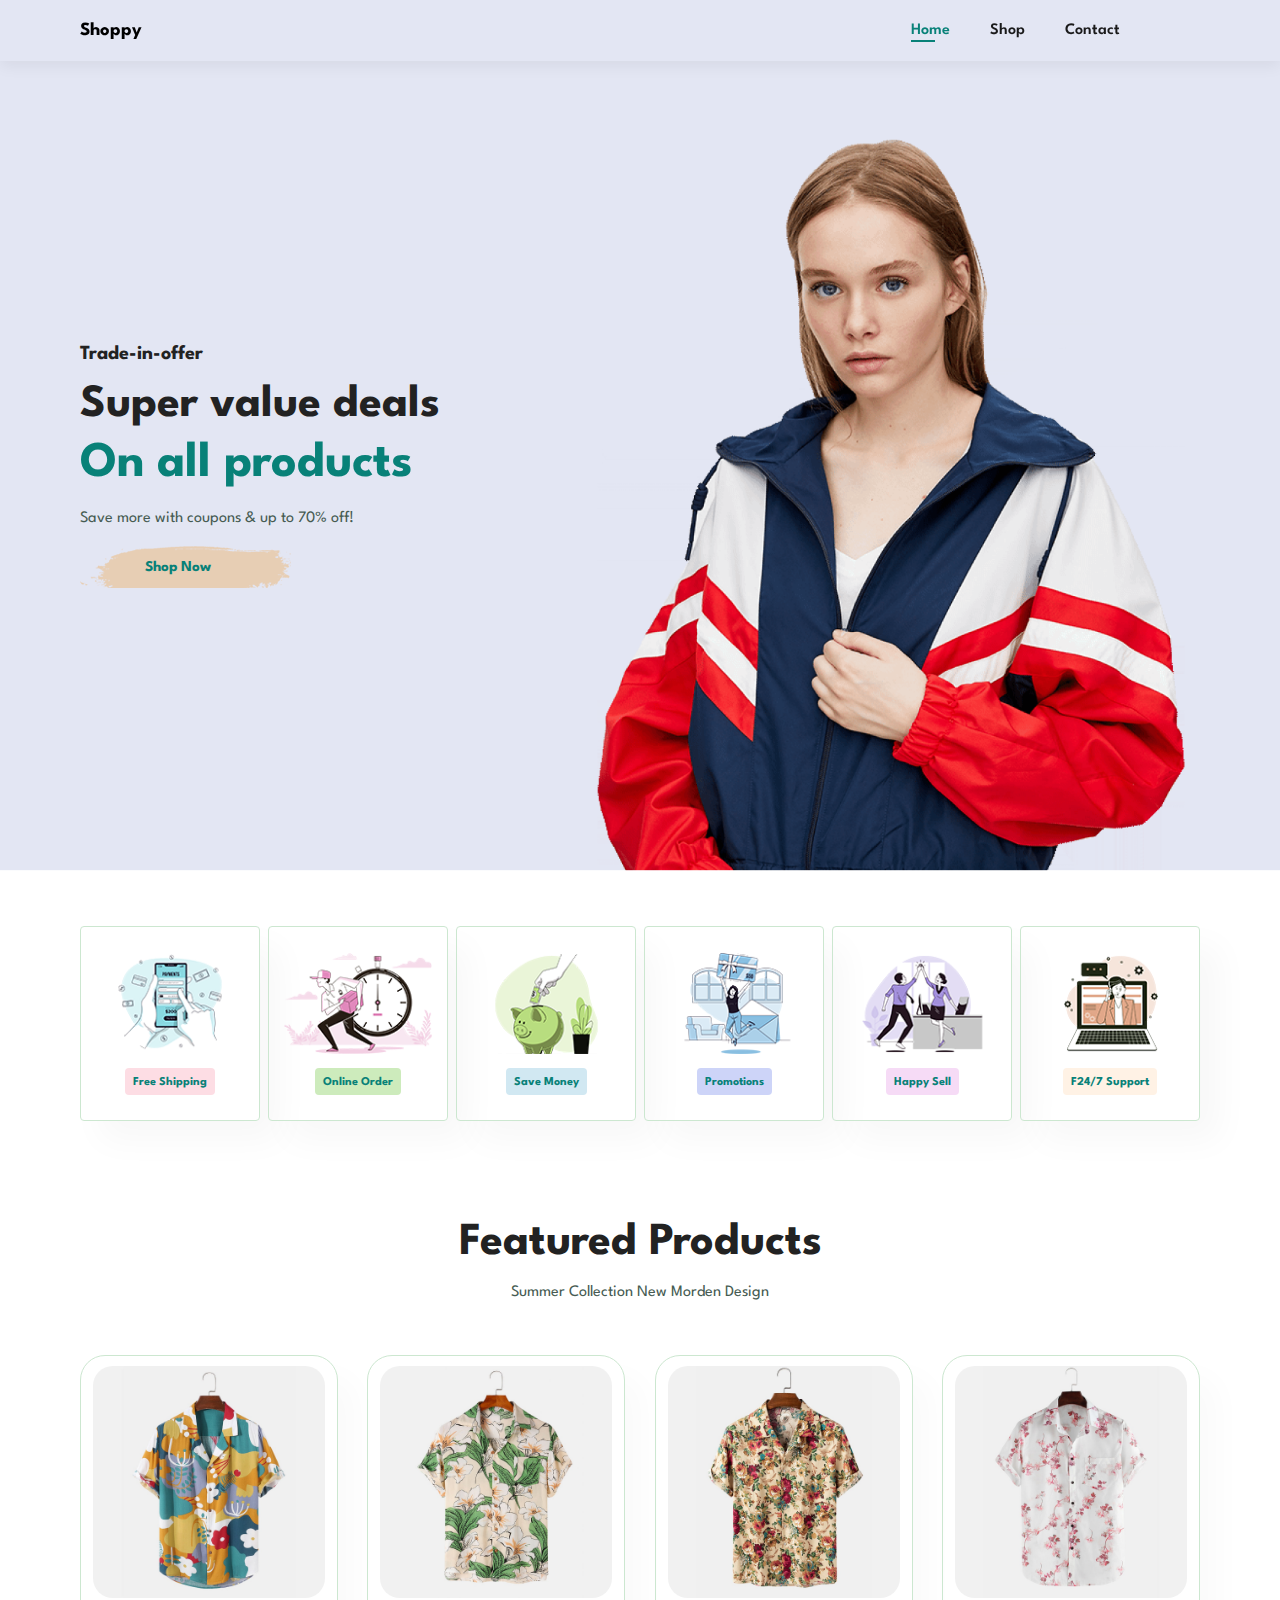
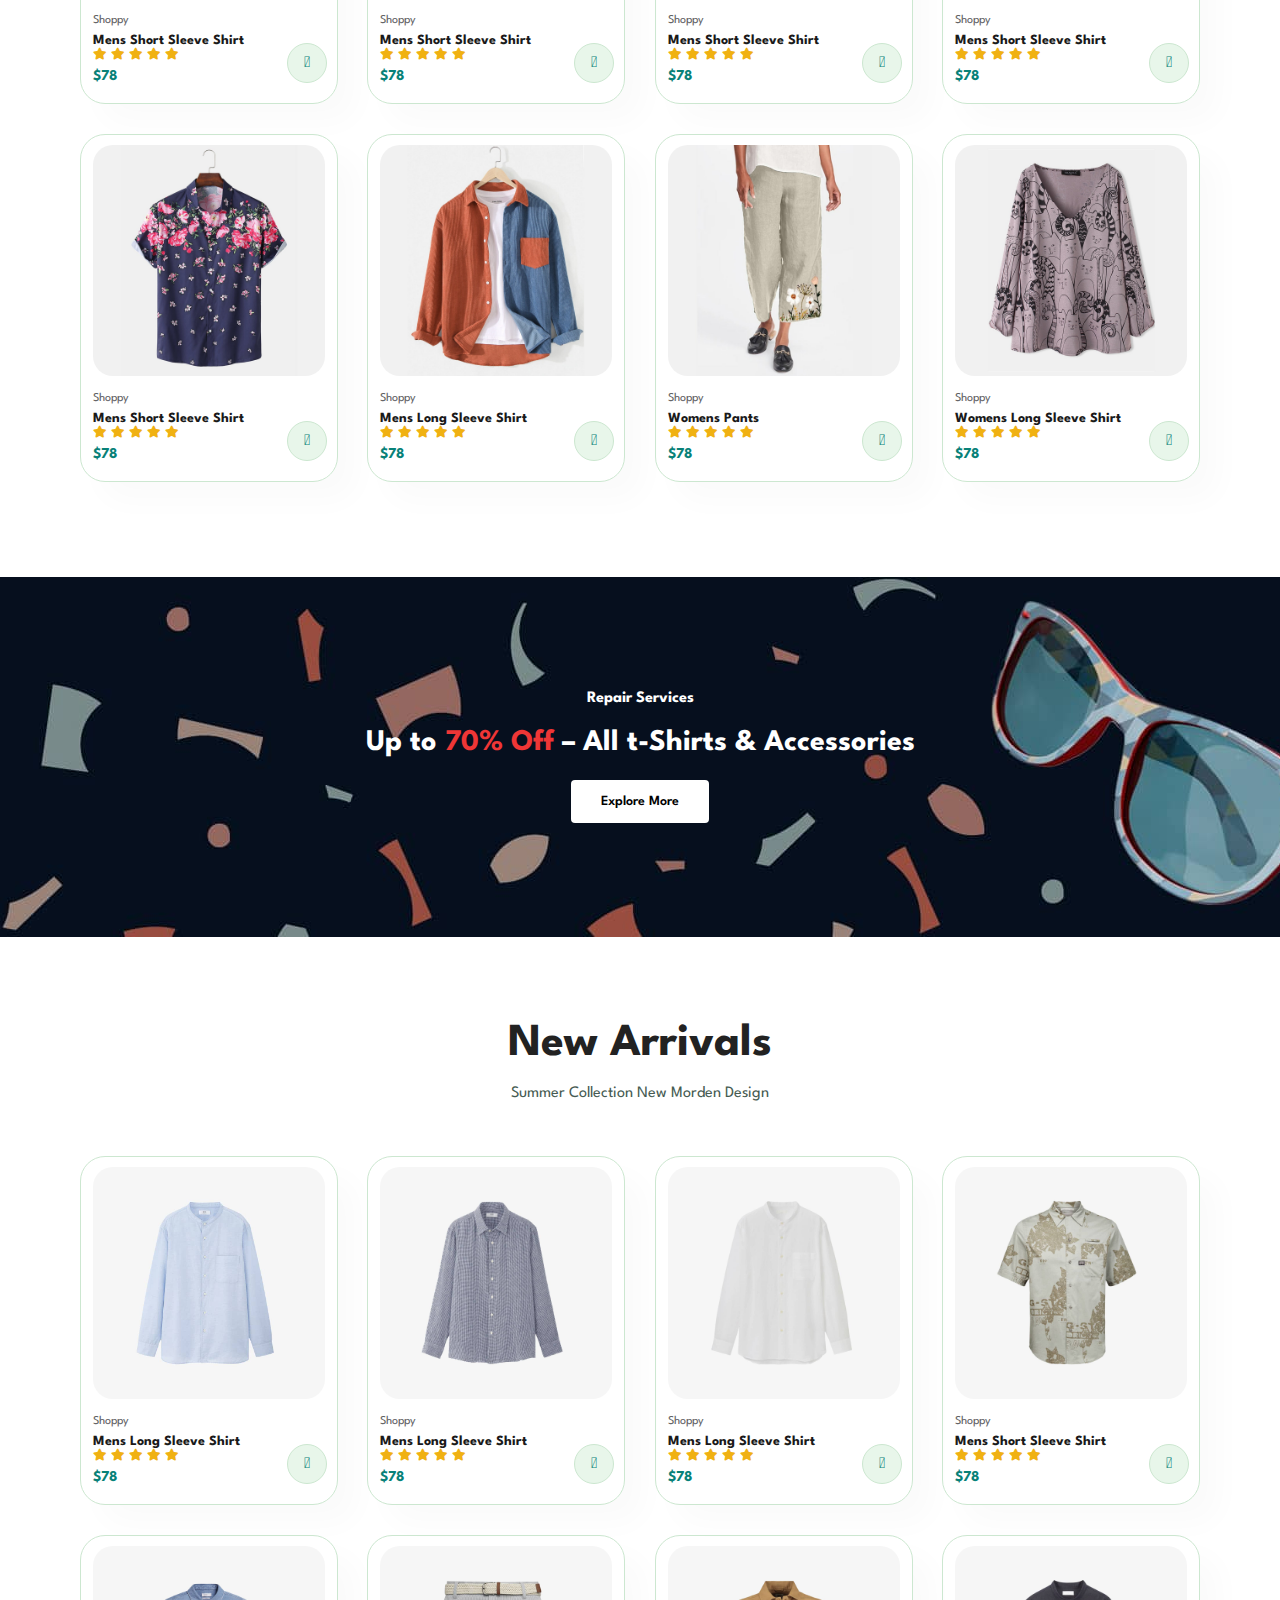
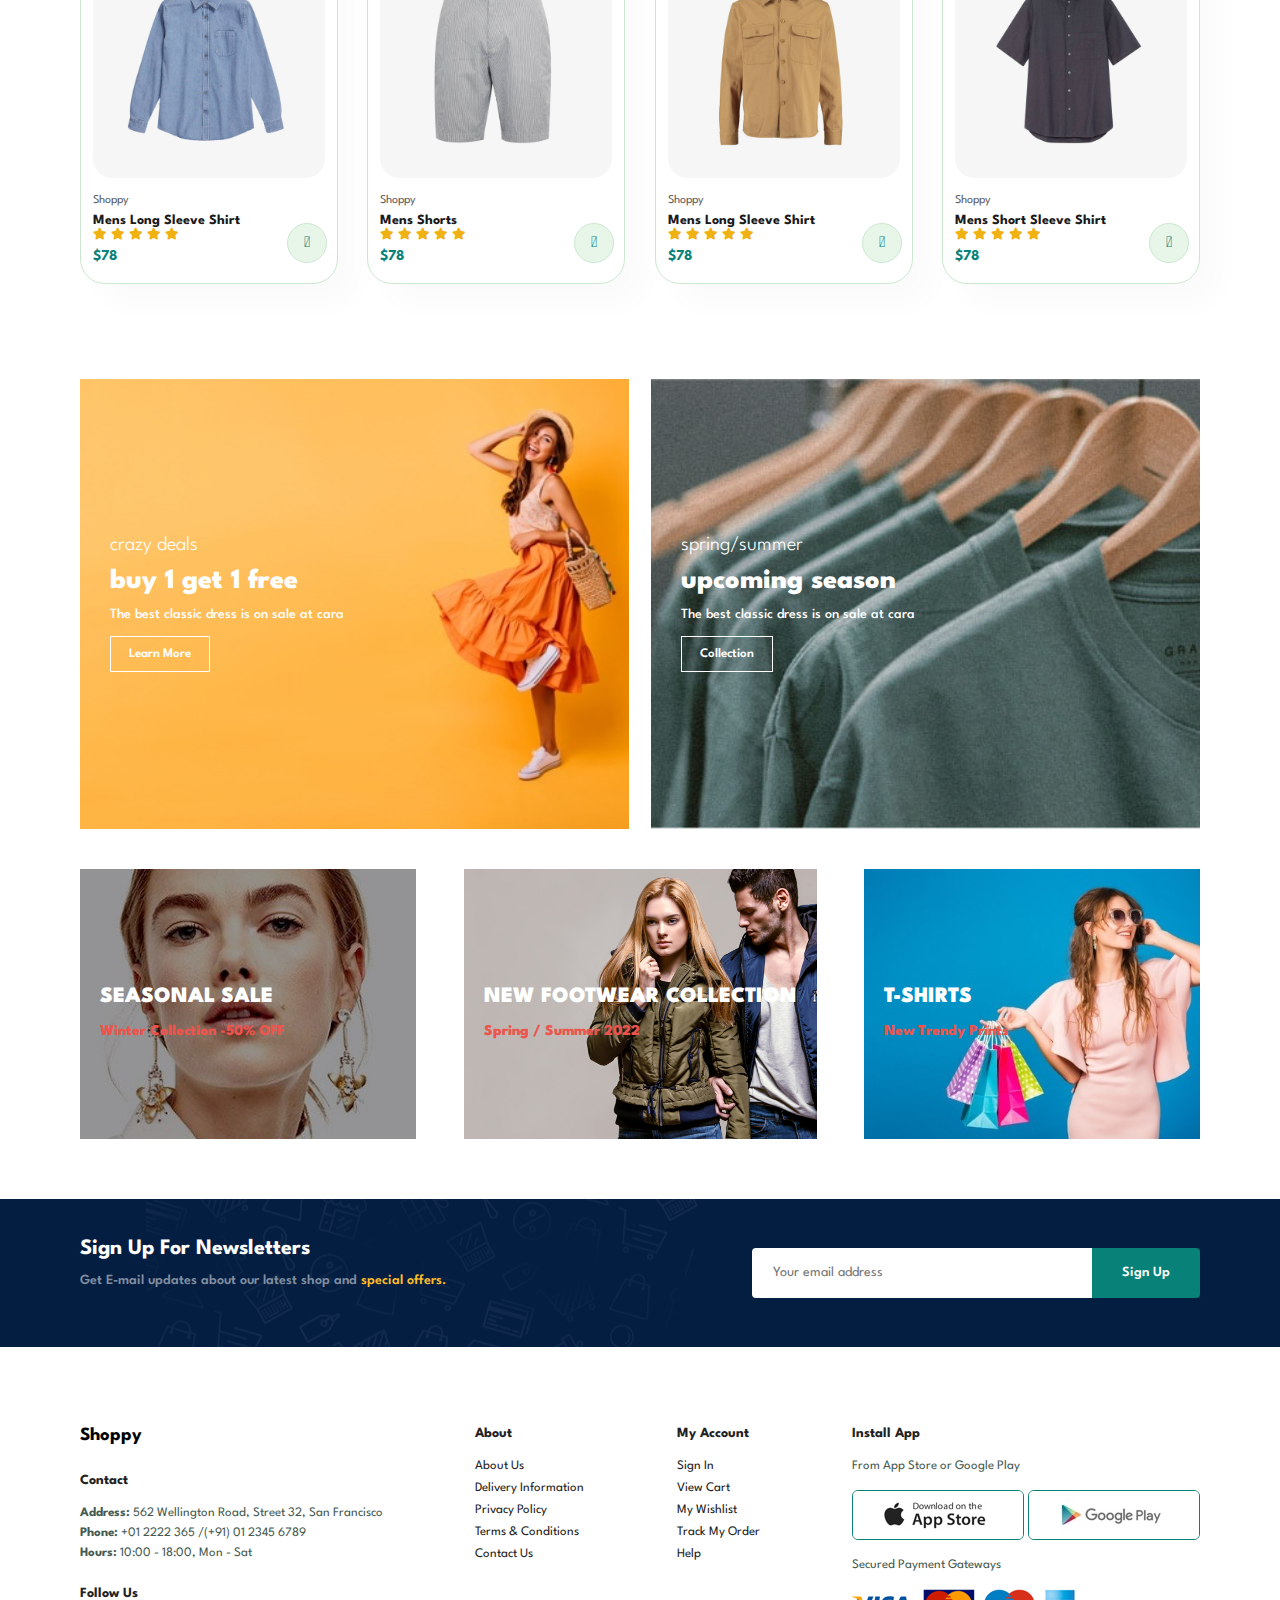
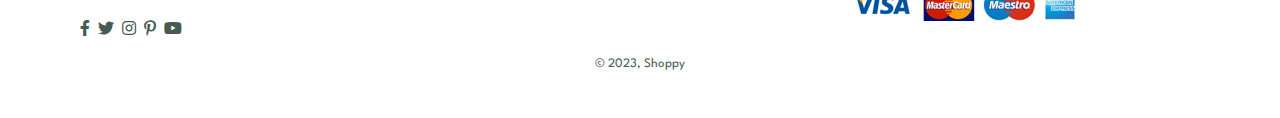
<file: index.html>
<!DOCTYPE html>
<html lang="en">

<head>
    <meta charset="UTF-8">
    <meta http-equiv="X-UA-Compatible" content="IE=edge">
    <meta name="viewport" content="width=device-width, initial-scale=1.0">
    <title>Shoppy</title>
    <link rel="stylesheet" href="https://pro.fontawesome.com/releases/v5.10.0/css/all.css" />

    <link rel="stylesheet" href="style.css">
</head>

<body>

    <section id="header">
        <h3 class="logo">Shoppy</h3>

        <div>
            <ul id="navbar">
                <li><a class="active" href="index.html">Home</a></li>
                <li><a href="shop.html">Shop</a></li>
                <li><a href="contact.html">Contact</a></li>
                <li id="lg-bag"><a href="cart.html"><i class="far fa-shopping-bag"></i></a></li>
                <a href="#" id="close"><i class="far fa-times"></i></a>
            </ul>
        </div>
        <div id="mobile">
            <a href="cart.html"><i class="far fa-shopping-bag"></i></a>
            <i id="bar" class="fas fa-outdent"></i>
        </div>
    </section>

    <section id="hero">
        <h4>Trade-in-offer</h4>
        <h2>Super value deals</h2>
        <h1>On all products</h1>
        <p>Save more with coupons & up to 70% off! </p>
        <button>Shop Now</button>
    </section>

    <section id="feature" class="section-p1">
        <div class="fe-box">
            <img src="img/features/f1.png" alt="">
            <h6>Free Shipping</h6>
        </div>
        <div class="fe-box">
            <img src="img/features/f2.png" alt="">
            <h6>Online Order</h6>
        </div>
        <div class="fe-box">
            <img src="img/features/f3.png" alt="">
            <h6>Save Money</h6>
        </div>
        <div class="fe-box">
            <img src="img/features/f4.png" alt="">
            <h6>Promotions</h6>
        </div>
        <div class="fe-box">
            <img src="img/features/f5.png" alt="">
            <h6>Happy Sell</h6>
        </div>
        <div class="fe-box">
            <img src="img/features/f6.png" alt="">
            <h6>F24/7 Support</h6>
        </div>
    </section>

    <section id="product1" class="section-p1">
        <h2>Featured Products</h2>
        <p>Summer Collection New Morden Design</p>
        <div class="pro-container">
            <div class="pro">
                <img src="img/products/f1.jpg" alt="">
                <div class="des">
                    <span>Shoppy</span>
                    <h5>Mens Short Sleeve Shirt</h5>
                    <div class="star">
                        <i class="fas fa-star"></i>
                        <i class="fas fa-star"></i>
                        <i class="fas fa-star"></i>
                        <i class="fas fa-star"></i>
                        <i class="fas fa-star"></i>
                    </div>
                    <h4>$78</h4>
                </div>
                <a href="#"><i class="fal fa-shopping-cart cart"></i></a>
            </div>
            <div class="pro">
                <img src="img/products/f2.jpg" alt="">
                <div class="des">
                    <span>Shoppy</span>
                    <h5>Mens Short Sleeve Shirt</h5>
                    <div class="star">
                        <i class="fas fa-star"></i>
                        <i class="fas fa-star"></i>
                        <i class="fas fa-star"></i>
                        <i class="fas fa-star"></i>
                        <i class="fas fa-star"></i>
                    </div>
                    <h4>$78</h4>
                </div>
                <a href="#"><i class="fal fa-shopping-cart cart"></i></a>
            </div>
            <div class="pro">
                <img src="img/products/f3.jpg" alt="">
                <div class="des">
                    <span>Shoppy</span>
                    <h5>Mens Short Sleeve Shirt</h5>
                    <div class="star">
                        <i class="fas fa-star"></i>
                        <i class="fas fa-star"></i>
                        <i class="fas fa-star"></i>
                        <i class="fas fa-star"></i>
                        <i class="fas fa-star"></i>
                    </div>
                    <h4>$78</h4>
                </div>
                <a href="#"><i class="fal fa-shopping-cart cart"></i></a>
            </div>
            <div class="pro">
                <img src="img/products/f4.jpg" alt="">
                <div class="des">
                    <span>Shoppy</span>
                    <h5>Mens Short Sleeve Shirt</h5>
                    <div class="star">
                        <i class="fas fa-star"></i>
                        <i class="fas fa-star"></i>
                        <i class="fas fa-star"></i>
                        <i class="fas fa-star"></i>
                        <i class="fas fa-star"></i>
                    </div>
                    <h4>$78</h4>
                </div>
                <a href="#"><i class="fal fa-shopping-cart cart"></i></a>
            </div>
            <div class="pro">
                <img src="img/products/f5.jpg" alt="">
                <div class="des">
                    <span>Shoppy</span>
                    <h5>Mens Short Sleeve Shirt</h5>
                    <div class="star">
                        <i class="fas fa-star"></i>
                        <i class="fas fa-star"></i>
                        <i class="fas fa-star"></i>
                        <i class="fas fa-star"></i>
                        <i class="fas fa-star"></i>
                    </div>
                    <h4>$78</h4>
                </div>
                <a href="#"><i class="fal fa-shopping-cart cart"></i></a>
            </div>
            <div class="pro">
                <img src="img/products/f6.jpg" alt="">
                <div class="des">
                    <span>Shoppy</span>
                    <h5>Mens Long Sleeve Shirt</h5>
                    <div class="star">
                        <i class="fas fa-star"></i>
                        <i class="fas fa-star"></i>
                        <i class="fas fa-star"></i>
                        <i class="fas fa-star"></i>
                        <i class="fas fa-star"></i>
                    </div>
                    <h4>$78</h4>
                </div>
                <a href="#"><i class="fal fa-shopping-cart cart"></i></a>
            </div>
            <div class="pro">
                <img src="img/products/f7.jpg" alt="">
                <div class="des">
                    <span>Shoppy</span>
                    <h5>Womens Pants</h5>
                    <div class="star">
                        <i class="fas fa-star"></i>
                        <i class="fas fa-star"></i>
                        <i class="fas fa-star"></i>
                        <i class="fas fa-star"></i>
                        <i class="fas fa-star"></i>
                    </div>
                    <h4>$78</h4>
                </div>
                <a href="#"><i class="fal fa-shopping-cart cart"></i></a>
            </div>
            <div class="pro">
                <img src="img/products/f8.jpg" alt="">
                <div class="des">
                    <span>Shoppy</span>
                    <h5>Womens Long Sleeve Shirt</h5>
                    <div class="star">
                        <i class="fas fa-star"></i>
                        <i class="fas fa-star"></i>
                        <i class="fas fa-star"></i>
                        <i class="fas fa-star"></i>
                        <i class="fas fa-star"></i>
                    </div>
                    <h4>$78</h4>
                </div>
                <a href="#"><i class="fal fa-shopping-cart cart"></i></a>
            </div>
        </div>
    </section>

    <section id="banner" class="section-m1">
        <h4>Repair Services </h4>
        <h2>Up to <span>70% Off</span> – All t-Shirts & Accessories</h2>
        <button class="normal">Explore More</button>
    </section>

    <section id="product1" class="section-p1">
        <h2>New Arrivals</h2>
        <p>Summer Collection New Morden Design</p>
        <div class="pro-container">
            <div class="pro">
                <img src="img/products/n1.jpg" alt="">
                <div class="des">
                    <span>Shoppy</span>
                    <h5>Mens Long Sleeve Shirt</h5>
                    <div class="star">
                        <i class="fas fa-star"></i>
                        <i class="fas fa-star"></i>
                        <i class="fas fa-star"></i>
                        <i class="fas fa-star"></i>
                        <i class="fas fa-star"></i>
                    </div>
                    <h4>$78</h4>
                </div>
                <a href="#"><i class="fal fa-shopping-cart cart"></i></a>
            </div>
            <div class="pro">
                <img src="img/products/n2.jpg" alt="">
                <div class="des">
                    <span>Shoppy</span>
                    <h5>Mens Long Sleeve Shirt</h5>
                    <div class="star">
                        <i class="fas fa-star"></i>
                        <i class="fas fa-star"></i>
                        <i class="fas fa-star"></i>
                        <i class="fas fa-star"></i>
                        <i class="fas fa-star"></i>
                    </div>
                    <h4>$78</h4>
                </div>
                <a href="#"><i class="fal fa-shopping-cart cart"></i></a>
            </div>
            <div class="pro">
                <img src="img/products/n3.jpg" alt="">
                <div class="des">
                    <span>Shoppy</span>
                    <h5>Mens Long Sleeve Shirt</h5>
                    <div class="star">
                        <i class="fas fa-star"></i>
                        <i class="fas fa-star"></i>
                        <i class="fas fa-star"></i>
                        <i class="fas fa-star"></i>
                        <i class="fas fa-star"></i>
                    </div>
                    <h4>$78</h4>
                </div>
                <a href="#"><i class="fal fa-shopping-cart cart"></i></a>
            </div>
            <div class="pro">
                <img src="img/products/n4.jpg" alt="">
                <div class="des">
                    <span>Shoppy</span>
                    <h5>Mens Short Sleeve Shirt</h5>
                    <div class="star">
                        <i class="fas fa-star"></i>
                        <i class="fas fa-star"></i>
                        <i class="fas fa-star"></i>
                        <i class="fas fa-star"></i>
                        <i class="fas fa-star"></i>
                    </div>
                    <h4>$78</h4>
                </div>
                <a href="#"><i class="fal fa-shopping-cart cart"></i></a>
            </div>
            <div class="pro">
                <img src="img/products/n5.jpg" alt="">
                <div class="des">
                    <span>Shoppy</span>
                    <h5>Mens Long Sleeve Shirt</h5>
                    <div class="star">
                        <i class="fas fa-star"></i>
                        <i class="fas fa-star"></i>
                        <i class="fas fa-star"></i>
                        <i class="fas fa-star"></i>
                        <i class="fas fa-star"></i>
                    </div>
                    <h4>$78</h4>
                </div>
                <a href="#"><i class="fal fa-shopping-cart cart"></i></a>
            </div>
            <div class="pro">
                <img src="img/products/n6.jpg" alt="">
                <div class="des">
                    <span>Shoppy</span>
                    <h5>Mens Shorts</h5>
                    <div class="star">
                        <i class="fas fa-star"></i>
                        <i class="fas fa-star"></i>
                        <i class="fas fa-star"></i>
                        <i class="fas fa-star"></i>
                        <i class="fas fa-star"></i>
                    </div>
                    <h4>$78</h4>
                </div>
                <a href="#"><i class="fal fa-shopping-cart cart"></i></a>
            </div>
            <div class="pro">
                <img src="img/products/n7.jpg" alt="">
                <div class="des">
                    <span>Shoppy</span>
                    <h5>Mens Long Sleeve Shirt</h5>
                    <div class="star">
                        <i class="fas fa-star"></i>
                        <i class="fas fa-star"></i>
                        <i class="fas fa-star"></i>
                        <i class="fas fa-star"></i>
                        <i class="fas fa-star"></i>
                    </div>
                    <h4>$78</h4>
                </div>
                <a href="#"><i class="fal fa-shopping-cart cart"></i></a>
            </div>
            <div class="pro">
                <img src="img/products/n8.jpg" alt="">
                <div class="des">
                    <span>Shoppy</span>
                    <h5>Mens Short Sleeve Shirt</h5>
                    <div class="star">
                        <i class="fas fa-star"></i>
                        <i class="fas fa-star"></i>
                        <i class="fas fa-star"></i>
                        <i class="fas fa-star"></i>
                        <i class="fas fa-star"></i>
                    </div>
                    <h4>$78</h4>
                </div>
                <a href="#"><i class="fal fa-shopping-cart cart"></i></a>
            </div>
        </div>
    </section>

    <section id="sm-banner" class="section-p1">
        <div class="banner-box">
            <h4>crazy deals</h4>
            <h2>buy 1 get 1 free</h2>
            <span>The best classic dress is on sale at cara</span>
            <button class="white">Learn More</button>
        </div>
        <div class="banner-box banner-box2">
            <h4>spring/summer</h4>
            <h2>upcoming season</h2>
            <span>The best classic dress is on sale at cara</span>
            <button class="white">Collection</button>
        </div>
    </section>

    <section id="banner3">
        <div class="banner-box">
            <h2>SEASONAL SALE</h2>
            <h3>Winter Collection -50% OFF</h3>
        </div>
        <div class="banner-box banner-box2">
            <h2>NEW FOOTWEAR COLLECTION </h2>
            <h3>Spring / Summer 2022</h3>
        </div>
        <div class="banner-box banner-box3">
            <h2>T-SHIRTS</h2>
            <h3>New Trendy Prints</h3>
        </div>
    </section>

    <section id="newsletter" class="section-p1 section-m1">
        <div class="newstext">
            <h4>Sign Up For Newsletters</h4>
            <p>Get E-mail updates about our latest shop and <span>special offers.</span> </p>
        </div>
        <div class="form">
            <input type="text" placeholder="Your email address">
            <button class="normal">Sign Up</button>
        </div>
    </section>

    <footer class="section-p1">
        <div class="col">
            <h3 class="logo">Shoppy</h3>
            <h4>Contact</h4>
            <p><strong>Address: </strong> 562 Wellington Road, Street 32, San Francisco</p>
            <p><strong>Phone:</strong> +01 2222 365 /(+91) 01 2345 6789</p>
            <p><strong>Hours:</strong> 10:00 - 18:00, Mon - Sat</p>
            <div class="follow">
                <h4>Follow Us</h4>
                <div class="icon">
                    <i class="fab fa-facebook-f"></i>
                    <i class="fab fa-twitter"></i>
                    <i class="fab fa-instagram"></i>
                    <i class="fab fa-pinterest-p"></i>
                    <i class="fab fa-youtube"></i>
                </div>
            </div>
        </div>

        <div class="col">
            <h4>About</h4>
            <a href="#">About Us</a>
            <a href="#">Delivery Information</a>
            <a href="#">Privacy Policy</a>
            <a href="#">Terms & Conditions</a>
            <a href="#">Contact Us</a>
        </div>

        <div class="col">
            <h4>My Account</h4>
            <a href="#">Sign In</a>
            <a href="#">View Cart</a>
            <a href="#">My Wishlist</a>
            <a href="#">Track My Order</a>
            <a href="#">Help</a>
        </div>

        <div class="col install">
            <h4>Install App</h4>
            <p>From App Store or Google Play</p>
            <div class="row">
                <img src="img/pay/app.jpg" alt="">
                <img src="img/pay/play.jpg" alt="">
            </div>
            <p>Secured Payment Gateways </p>
            <img src="img/pay/pay.png" alt="">
        </div>

        <div class="copyright">
            <p>© 2023, Shoppy</p>
        </div>
    </footer>


    <script src="script.js"></script>
</body>

</html>
</file>
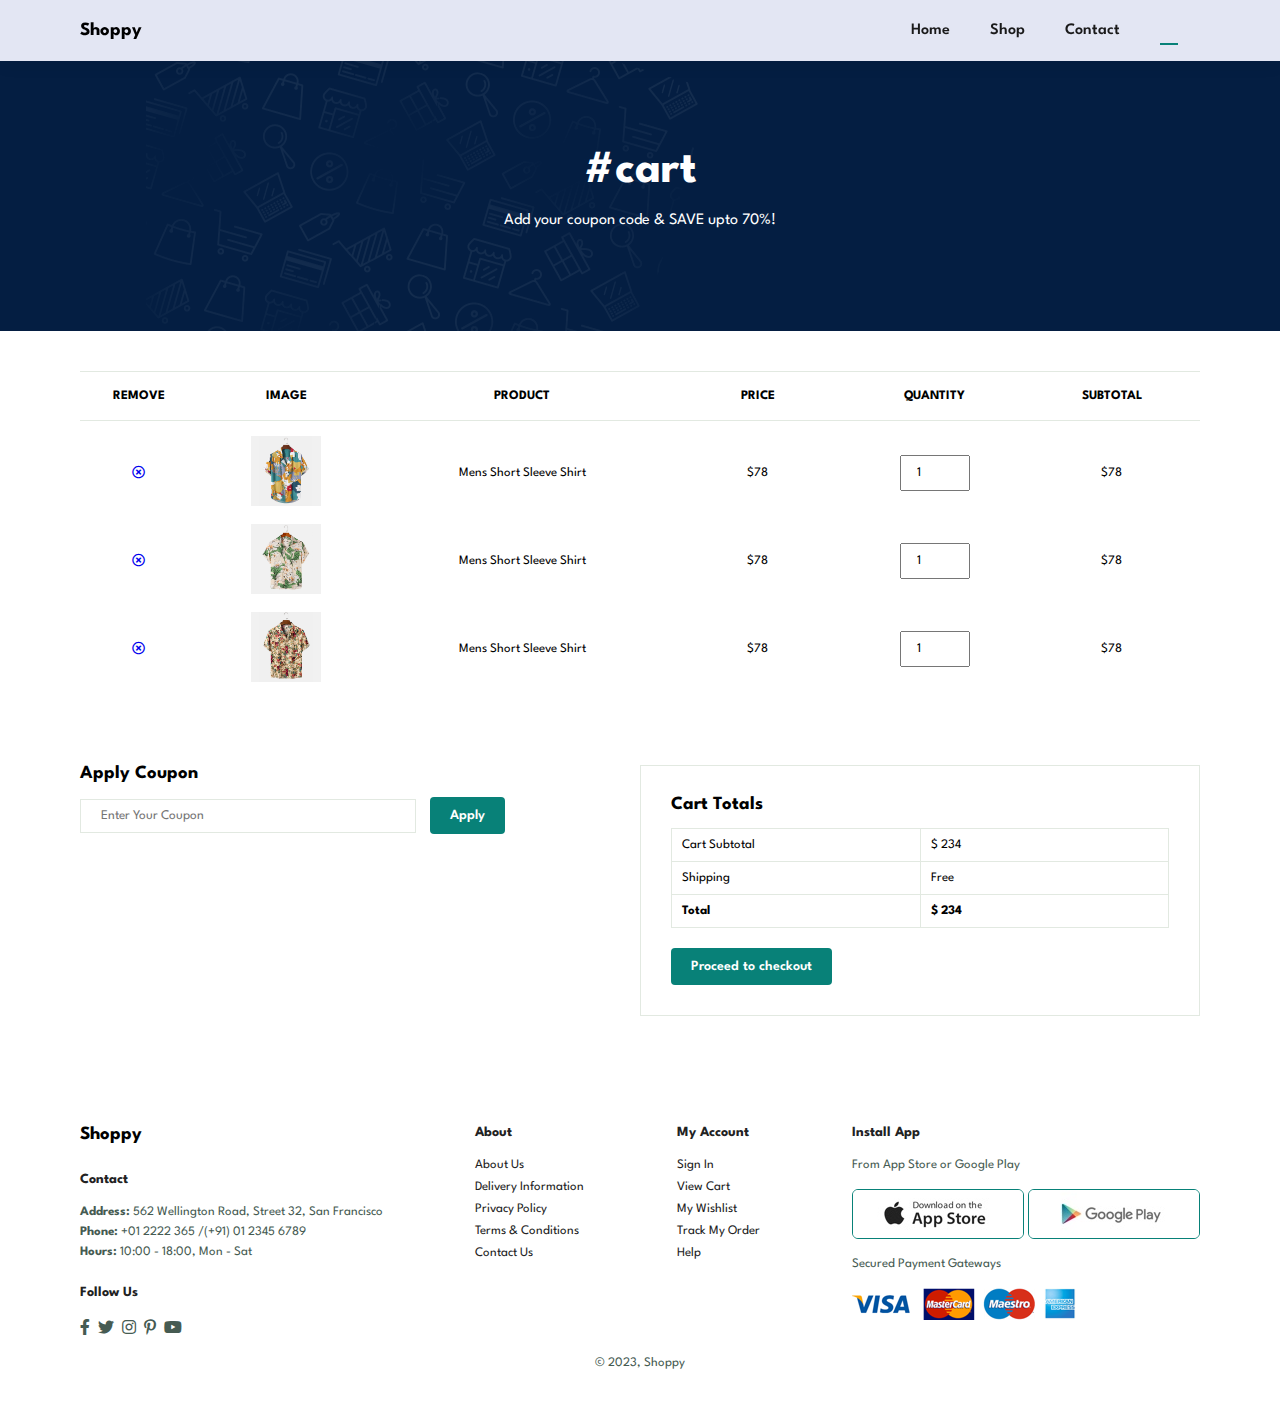
<file: cart.html>
<!DOCTYPE html>
<html lang="en">

<head>
    <meta charset="UTF-8">
    <meta http-equiv="X-UA-Compatible" content="IE=edge">
    <meta name="viewport" content="width=device-width, initial-scale=1.0">
    <title>Shoppy</title>

    <link rel="stylesheet" href="https://pro.fontawesome.com/releases/v5.10.0/css/all.css" />

    <link rel="stylesheet" href="style.css">
</head>

<body>

    <section id="header">
        <h3 class="logo">Shoppy</h3>
        <div>
            <ul id="navbar">
                <li><a href="index.html">Home</a></li>
                <li><a href="shop.html">Shop</a></li>
                <li><a href="contact.html">Contact</a></li>
                <li id="lg-bag"><a href="#" class="active"><i class="far fa-shopping-bag"></i></a></li>
                <a id="close" href="#"><i class="far fa-times"></i></a>
            </ul>
        </div>
        <div id="mobile">
            <a href="cart.html"><i class="far fa-shopping-bag"></i></a>
            <i id="bar" class="fas fa-outdent"></i>

        </div>
    </section>

    <section id="page-header" class="about-header">

        <h2>#cart</h2>
        <p>Add your coupon code & SAVE upto 70%!</p>

    </section>

    <section id="cart" class="section-p1">
        <table width="100%">
            <thead>
                <tr>
                    <td>Remove</td>
                    <td>Image</td>
                    <td>Product</td>
                    <td>Price</td>
                    <td>Quantity</td>
                    <td>Subtotal</td>
                </tr>
            </thead>

            <tbody>
                <tr>
                    <td><a href="#"><i class="far fa-times-circle"></i></a></td>
                    <td><img src="img/products/f1.jpg" alt=""></td>
                    <td>Mens Short Sleeve Shirt</td>
                    <td>$78</td>
                    <td><input type="number" value="1" name="" id=""></td>
                    <td>$78</td>
                </tr>
                <tr>
                    <td><a href="#"><i class="far fa-times-circle"></i></a></td>
                    <td><img src="img/products/f2.jpg" alt=""></td>
                    <td>Mens Short Sleeve Shirt</td>
                    <td>$78</td>
                    <td><input type="number" value="1" name="" id=""></td>
                    <td>$78</td>
                </tr>
                <tr>
                    <td><a href="#"><i class="far fa-times-circle"></i></a></td>
                    <td><img src="img/products/f3.jpg" alt=""></td>
                    <td>Mens Short Sleeve Shirt</td>
                    <td>$78</td>
                    <td><input type="number" value="1" name="" id=""></td>
                    <td>$78</td>
                </tr>
            </tbody>
        </table>
    </section>

    <section id="cart-add" class="section-p1">
        <div id="cuopon">
            <h3>Apply Coupon</h3>
            <div>
                <input type="text" name="" id="" placeholder="Enter Your Coupon">
                <button class="normal">Apply</button>
            </div>
        </div>

        <div id="subtotal">
            <h3>Cart Totals</h3>
            <table>
                <tr>
                    <td>Cart Subtotal</td>
                    <td>$ 234</td>
                </tr>
                <tr>
                    <td>Shipping</td>
                    <td>Free</td>
                </tr>
                <tr>
                    <td><strong>Total</strong></td>
                    <td><strong>$ 234</strong></td>
                </tr>
            </table>
            <button class="normal">Proceed to checkout</button>
        </div>
    </section>


    <footer class="section-p1">
        <div class="col">
            <h3 class="logo">Shoppy</h3>
            <h4>Contact</h4>
            <p><strong>Address:</strong> 562 Wellington Road, Street 32, San Francisco</p>
            <p><strong>Phone:</strong> +01 2222 365 /(+91) 01 2345 6789</p>
            <p><strong>Hours:</strong> 10:00 - 18:00, Mon - Sat</p>
            <div class="follow">
                <h4>Follow Us</h4>
                <div class="icon">
                    <i class="fab fa-facebook-f"></i>
                    <i class="fab fa-twitter"></i>
                    <i class="fab fa-instagram"></i>
                    <i class="fab fa-pinterest-p"></i>
                    <i class="fab fa-youtube"></i>
                </div>
            </div>
        </div>
        <div class="col">
            <h4>About</h4>
            <a href="#">About Us</a>
            <a href="#">Delivery Information</a>
            <a href="#">Privacy Policy</a>
            <a href="#">Terms & Conditions</a>
            <a href="#">Contact Us</a>
        </div>
        <div class="col">
            <h4>My Account</h4>
            <a href="#">Sign In</a>
            <a href="#">View Cart</a>
            <a href="#">My Wishlist</a>
            <a href="#">Track My Order</a>
            <a href="#">Help</a>
        </div>
        <div class="col install">
            <h4>Install App</h4>
            <p>From App Store or Google Play </p>
            <div class="row">
                <img src="img/pay/app.jpg" alt="">
                <img src="img/pay/play.jpg" alt="">
            </div>
            <p>Secured Payment Gateways </p>
            <img src="img/pay/pay.png" alt="">
        </div>

        <div class="copyright">
            <p>© 2023, Shoppy</p>
        </div>
    </footer>


    <script src="script.js"></script>

</body>

</html>
</file>
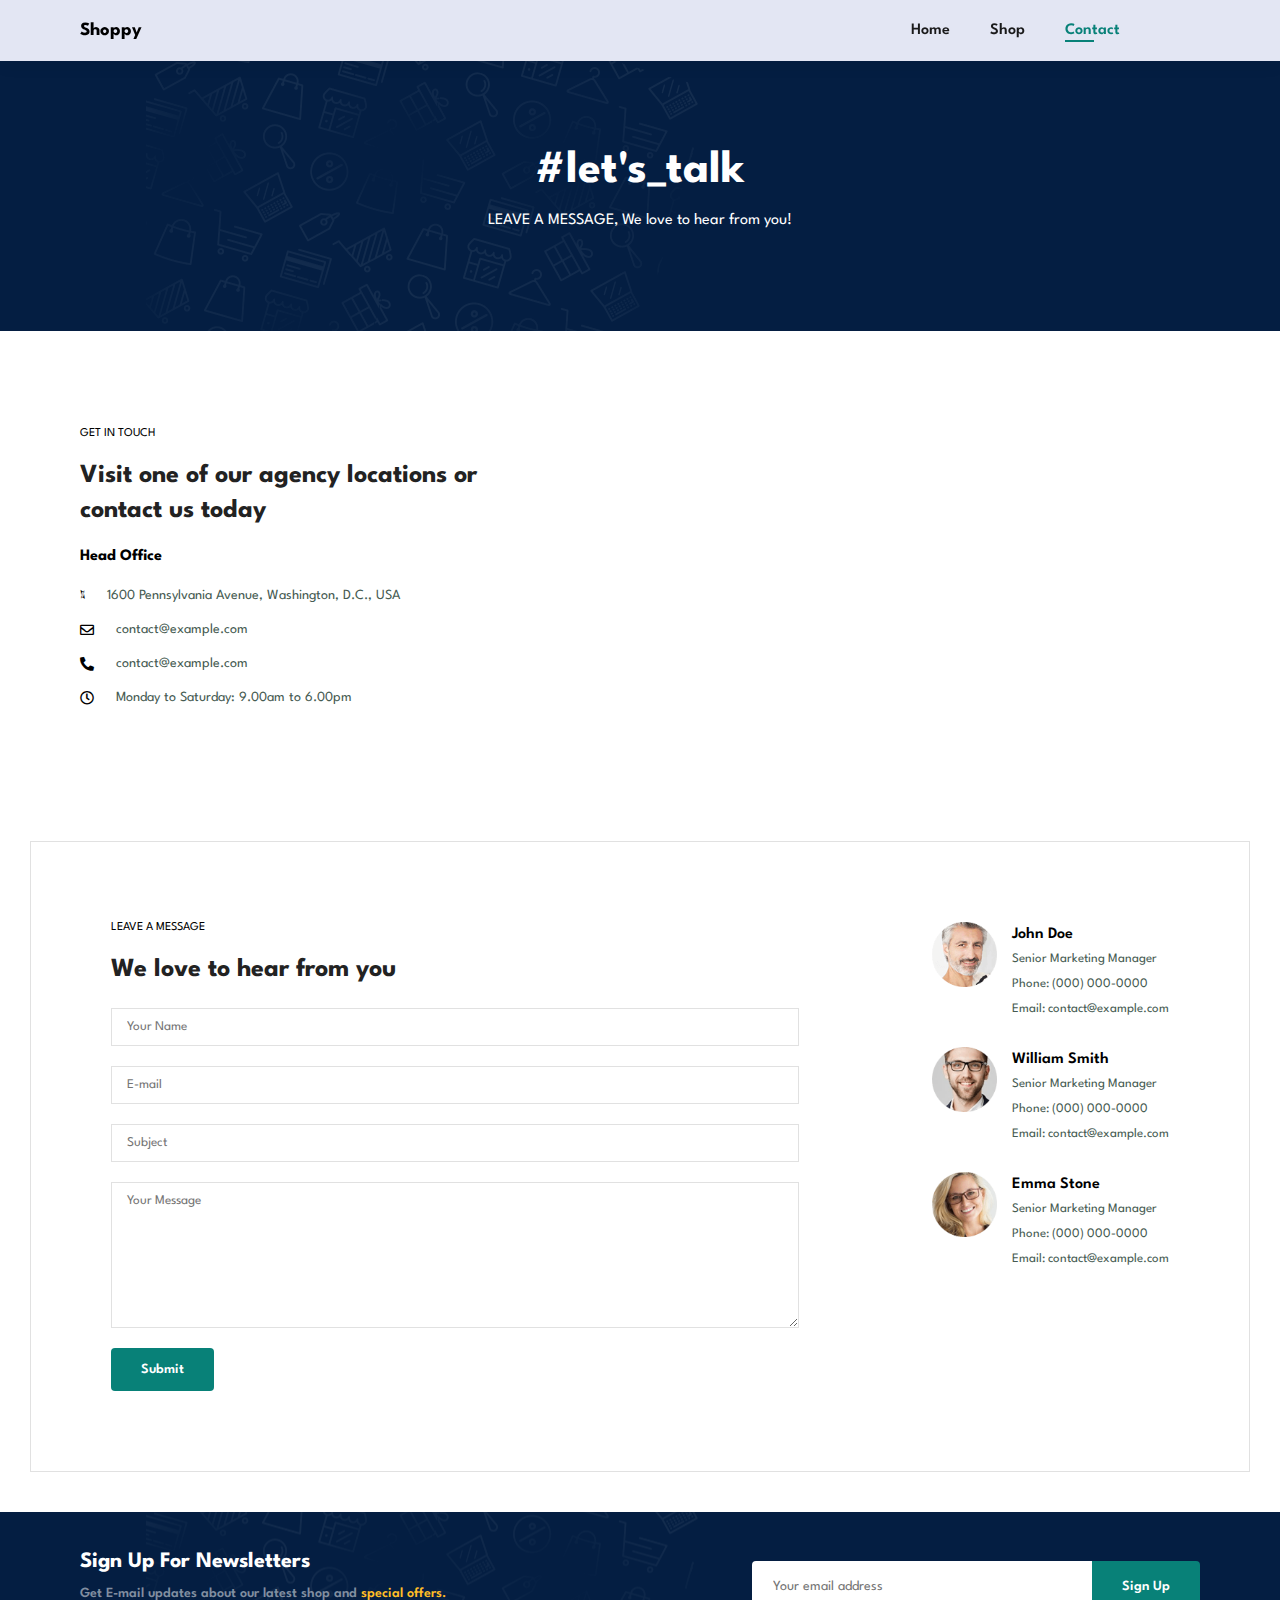
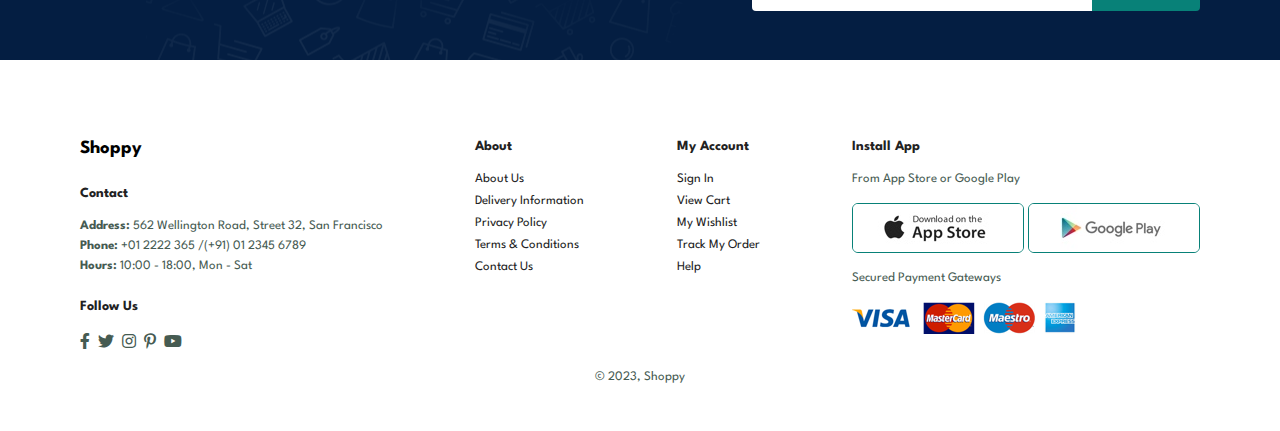
<file: contact.html>
<!DOCTYPE html>
<html lang="en">

<head>
    <meta charset="UTF-8">
    <meta http-equiv="X-UA-Compatible" content="IE=edge">
    <meta name="viewport" content="width=device-width, initial-scale=1.0">
    <title>Shoppy</title>

    <link rel="stylesheet" href="https://pro.fontawesome.com/releases/v5.10.0/css/all.css" />

    <link rel="stylesheet" href="style.css">
</head>

<body>

    <section id="header">
        <h3 class="logo">Shoppy</h3>
        <div>
            <ul id="navbar">
                <li><a href="index.html">Home</a></li>
                <li><a href="shop.html">Shop</a></li>
                <li><a class="active" href="contact.html">Contact</a></li>
                <li id="lg-bag"><a href="cart.html"><i class="far fa-shopping-bag"></i></a></li>
                <a id="close" href="#"><i class="far fa-times"></i></a>
            </ul>
        </div>
        <div id="mobile">
            <a href="cart.html"><i class="far fa-shopping-bag"></i></a>
            <i id="bar" class="fas fa-outdent"></i>
        </div>
    </section>

    <section id="page-header" class="about-header">

        <h2>#let's_talk</h2>
        <p>LEAVE A MESSAGE, We love to hear from you!</p>

    </section>

    <section id="contact-details" class="section-p1">
        <div class="details">
            <span>GET IN TOUCH</span>
            <h2>Visit one of our agency locations or contact us today</h2>
            <h3>Head Office</h3>
            <div>
                <li>
                    <i class="fal fa-map"></i>
                    <p>1600 Pennsylvania Avenue, Washington, D.C., USA</p>
                </li>
                <li>
                    <i class="far fa-envelope"></i>
                    <p>contact@example.com </p>
                </li>
                <li>
                    <i class="fas fa-phone-alt"></i>
                    <p>contact@example.com </p>
                </li>
                <li>
                    <i class="far fa-clock"></i>
                    <p>Monday to Saturday: 9.00am to 6.00pm </p>
                </li>
            </div>
        </div>

        <div class="map">
            <iframe src="https://www.google.com/maps/embed?pb=!1m18!1m12!1m3!1d2469.8088025254456!2d-1.256555484681452!3d51.754819700404106!2m3!1f0!2f0!3f0!3m2!1i1024!2i768!4f13.1!3m3!1m2!1s0x4876c6a9ef8c485b%3A0xd2ff1883a001afed!2sUniversity%20of%20Oxford!5e0!3m2!1sen!2sbd!4v1637232208485!5m2!1sen!2sbd"
                width="600" height="450" style="border:0;" allowfullscreen="" loading="lazy"></iframe>
        </div>
    </section>

    <section id="form-details">
        <form action="">
            <span>LEAVE A MESSAGE</span>
            <h2>We love to hear from you </h2>
            <input type="text" name="" id="" placeholder="Your Name">
            <input type="text" name="" id="" placeholder="E-mail">
            <input type="text" name="" id="" placeholder="Subject">
            <textarea name="" id="" cols="30" rows="10" placeholder="Your Message"></textarea>
            <button class="normal">Submit</button>
        </form>

        <div class="people">
            <div>
                <img src="img/people/1.png" alt="">
                <p><span>John Doe </span> Senior Marketing Manager <br> Phone: (000) 000-0000 <br> Email: contact@example.com</p>
            </div>
            <div>
                <img src="img/people/2.png" alt="">
                <p><span>William Smith</span> Senior Marketing Manager <br> Phone: (000) 000-0000 <br> Email: contact@example.com</p>
            </div>
            <div>
                <img src="img/people/3.png" alt="">
                <p><span>Emma Stone</span> Senior Marketing Manager <br> Phone: (000) 000-0000 <br> Email: contact@example.com</p>
            </div>
        </div>
    </section>

    <section id="newsletter" class="section-m1 section-p1">
        <div class="newstext">
            <h4>Sign Up For Newsletters </h4>
            <p>Get E-mail updates about our latest shop and <span>special offers.</span></p>
        </div>
        <div class="form">
            <input type="text" name="" placeholder="Your email address" id="">
            <button class="normal">Sign Up</button>
        </div>
    </section>

    <footer class="section-p1">
        <div class="col">
            <h3 class="logo">Shoppy</h3>
            <h4>Contact</h4>
            <p><strong>Address:</strong> 562 Wellington Road, Street 32, San Francisco</p>
            <p><strong>Phone:</strong> +01 2222 365 /(+91) 01 2345 6789</p>
            <p><strong>Hours:</strong> 10:00 - 18:00, Mon - Sat</p>
            <div class="follow">
                <h4>Follow Us</h4>
                <div class="icon">
                    <i class="fab fa-facebook-f"></i>
                    <i class="fab fa-twitter"></i>
                    <i class="fab fa-instagram"></i>
                    <i class="fab fa-pinterest-p"></i>
                    <i class="fab fa-youtube"></i>
                </div>
            </div>
        </div>
        <div class="col">
            <h4>About</h4>
            <a href="#">About Us</a>
            <a href="#">Delivery Information</a>
            <a href="#">Privacy Policy</a>
            <a href="#">Terms & Conditions</a>
            <a href="#">Contact Us</a>
        </div>
        <div class="col">
            <h4>My Account</h4>
            <a href="#">Sign In</a>
            <a href="#">View Cart</a>
            <a href="#">My Wishlist</a>
            <a href="#">Track My Order</a>
            <a href="#">Help</a>
        </div>
        <div class="col install">
            <h4>Install App</h4>
            <p>From App Store or Google Play </p>
            <div class="row">
                <img src="img/pay/app.jpg" alt="">
                <img src="img/pay/play.jpg" alt="">
            </div>
            <p>Secured Payment Gateways </p>
            <img src="img/pay/pay.png" alt="">
        </div>

        <div class="copyright">
            <p>© 2023, Shoppy</p>
        </div>
    </footer>


    <script src="script.js"></script>

</body>

</html>
</file>
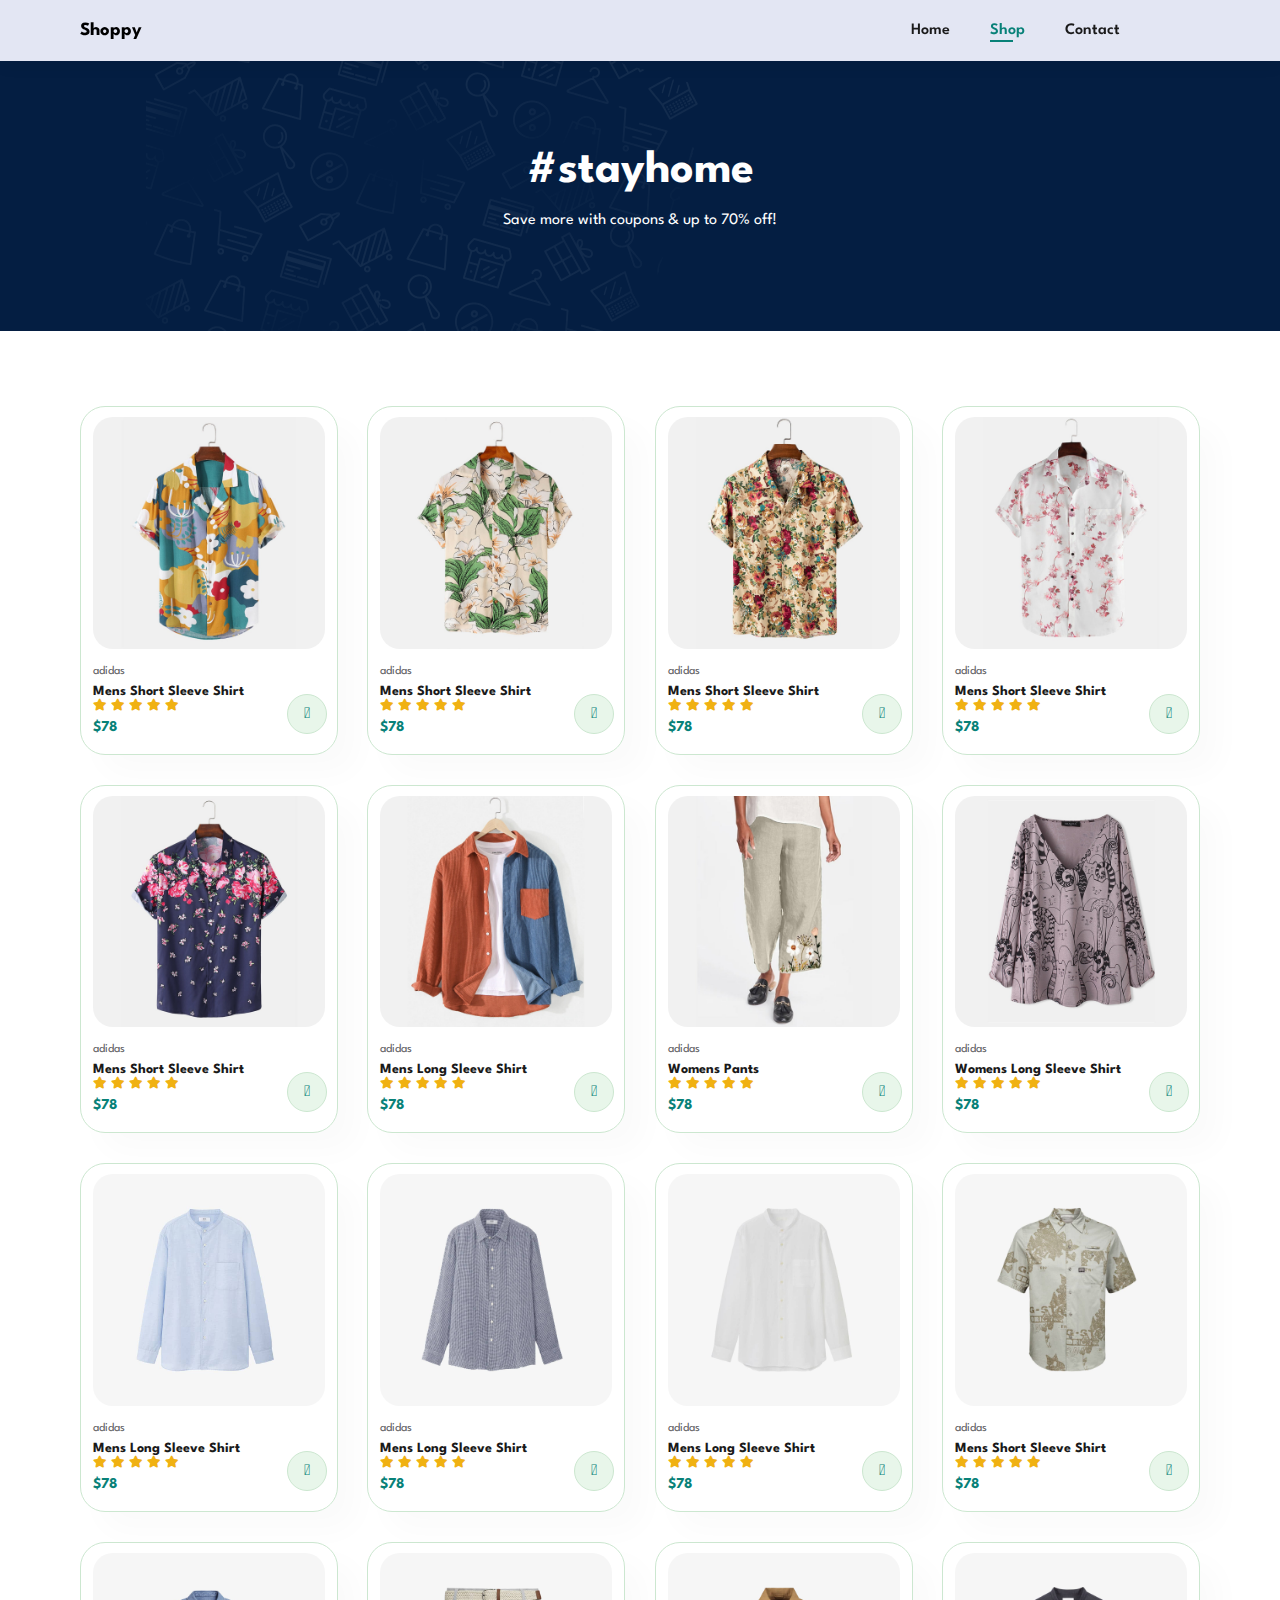
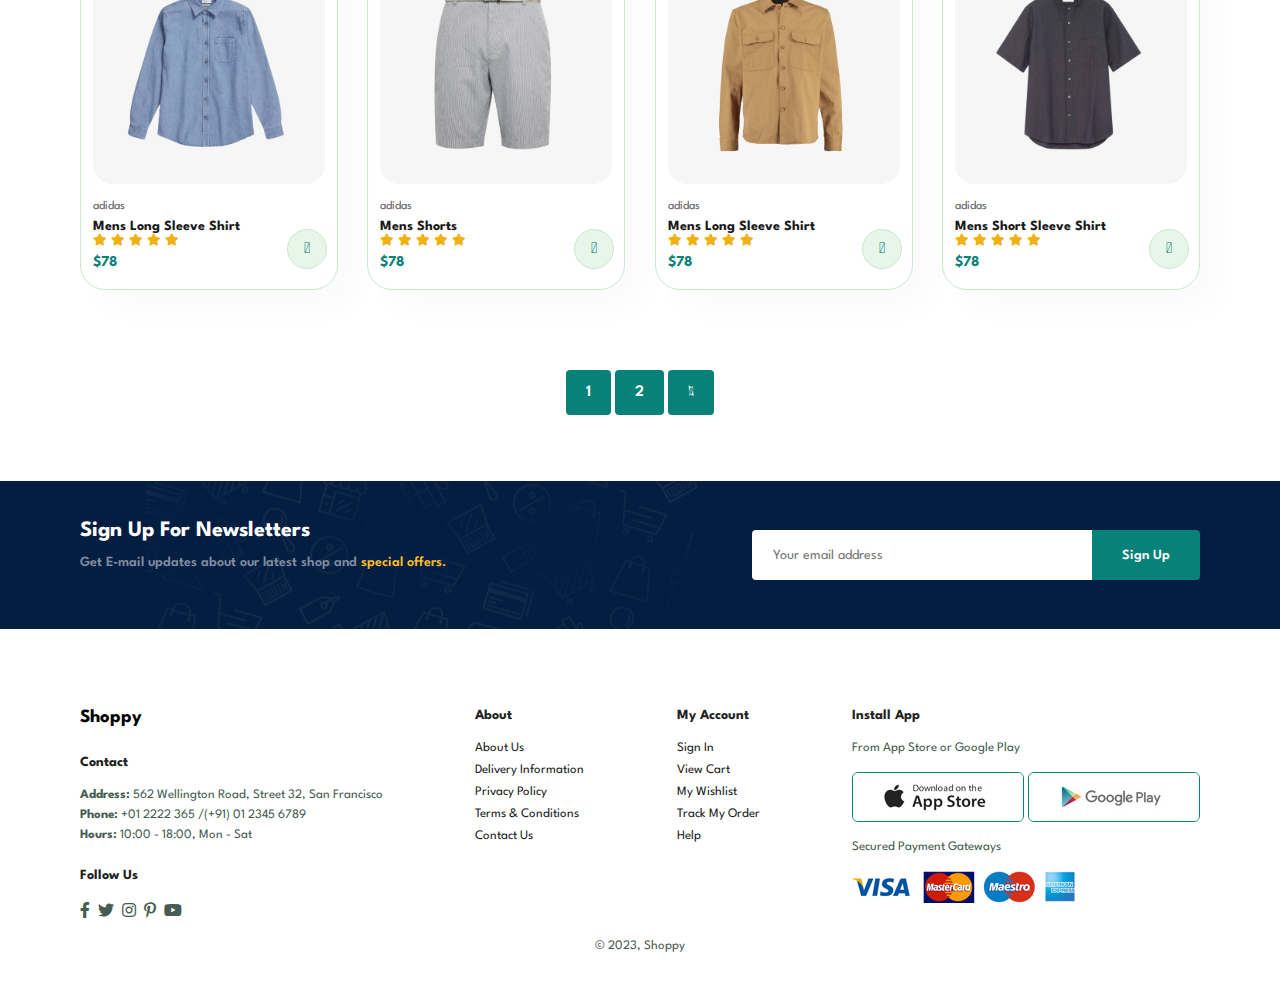
<file: shop.html>
<!DOCTYPE html>
<html lang="en">

<head>
    <meta charset="UTF-8">
    <meta http-equiv="X-UA-Compatible" content="IE=edge">
    <meta name="viewport" content="width=device-width, initial-scale=1.0">
    <title>Shoppy</title>
    <link rel="stylesheet" href="https://pro.fontawesome.com/releases/v5.10.0/css/all.css" />

    <link rel="stylesheet" href="style.css">
</head>

<body>

    <section id="header">
        <h3 class="logo">Shoppy</h3>

        <div>
            <ul id="navbar">
                <li><a href="index.html">Home</a></li>
                <li><a class="active" href="shop.html">Shop</a></li>
                <li><a href="contact.html">Contact</a></li>
                <li id="lg-bag"><a href="cart.html"><i class="far fa-shopping-bag"></i></a></li>
                <a href="#" id="close"><i class="far fa-times"></i></a>
            </ul>
        </div>
        <div id="mobile">
            <a href="cart.html"><i class="far fa-shopping-bag"></i></a>
            <i id="bar" class="fas fa-outdent"></i>
        </div>
    </section>

    <section id="page-header">

        <h2>#stayhome</h2>

        <p>Save more with coupons & up to 70% off!</p>

    </section>

    <section id="product1" class="section-p1">
        <div class="pro-container">
            <div class="pro" onclick="window.location.href='sproduct.html';">
                <img src="img/products/f1.jpg" alt="">
                <div class="des">
                    <span>adidas</span>
                    <h5>Mens Short Sleeve Shirt</h5>
                    <div class="star">
                        <i class="fas fa-star"></i>
                        <i class="fas fa-star"></i>
                        <i class="fas fa-star"></i>
                        <i class="fas fa-star"></i>
                        <i class="fas fa-star"></i>
                    </div>
                    <h4>$78</h4>
                </div>
                <a href="#"><i class="fal fa-shopping-cart cart"></i></a>
            </div>
            <div class="pro">
                <img src="img/products/f2.jpg" alt="">
                <div class="des">
                    <span>adidas</span>
                    <h5>Mens Short Sleeve Shirt</h5>
                    <div class="star">
                        <i class="fas fa-star"></i>
                        <i class="fas fa-star"></i>
                        <i class="fas fa-star"></i>
                        <i class="fas fa-star"></i>
                        <i class="fas fa-star"></i>
                    </div>
                    <h4>$78</h4>
                </div>
                <a href="#"><i class="fal fa-shopping-cart cart"></i></a>
            </div>
            <div class="pro">
                <img src="img/products/f3.jpg" alt="">
                <div class="des">
                    <span>adidas</span>
                    <h5>Mens Short Sleeve Shirt</h5>
                    <div class="star">
                        <i class="fas fa-star"></i>
                        <i class="fas fa-star"></i>
                        <i class="fas fa-star"></i>
                        <i class="fas fa-star"></i>
                        <i class="fas fa-star"></i>
                    </div>
                    <h4>$78</h4>
                </div>
                <a href="#"><i class="fal fa-shopping-cart cart"></i></a>
            </div>
            <div class="pro">
                <img src="img/products/f4.jpg" alt="">
                <div class="des">
                    <span>adidas</span>
                    <h5>Mens Short Sleeve Shirt</h5>
                    <div class="star">
                        <i class="fas fa-star"></i>
                        <i class="fas fa-star"></i>
                        <i class="fas fa-star"></i>
                        <i class="fas fa-star"></i>
                        <i class="fas fa-star"></i>
                    </div>
                    <h4>$78</h4>
                </div>
                <a href="#"><i class="fal fa-shopping-cart cart"></i></a>
            </div>
            <div class="pro">
                <img src="img/products/f5.jpg" alt="">
                <div class="des">
                    <span>adidas</span>
                    <h5>Mens Short Sleeve Shirt</h5>
                    <div class="star">
                        <i class="fas fa-star"></i>
                        <i class="fas fa-star"></i>
                        <i class="fas fa-star"></i>
                        <i class="fas fa-star"></i>
                        <i class="fas fa-star"></i>
                    </div>
                    <h4>$78</h4>
                </div>
                <a href="#"><i class="fal fa-shopping-cart cart"></i></a>
            </div>
            <div class="pro">
                <img src="img/products/f6.jpg" alt="">
                <div class="des">
                    <span>adidas</span>
                    <h5>Mens Long Sleeve Shirt</h5>
                    <div class="star">
                        <i class="fas fa-star"></i>
                        <i class="fas fa-star"></i>
                        <i class="fas fa-star"></i>
                        <i class="fas fa-star"></i>
                        <i class="fas fa-star"></i>
                    </div>
                    <h4>$78</h4>
                </div>
                <a href="#"><i class="fal fa-shopping-cart cart"></i></a>
            </div>
            <div class="pro">
                <img src="img/products/f7.jpg" alt="">
                <div class="des">
                    <span>adidas</span>
                    <h5>Womens Pants</h5>
                    <div class="star">
                        <i class="fas fa-star"></i>
                        <i class="fas fa-star"></i>
                        <i class="fas fa-star"></i>
                        <i class="fas fa-star"></i>
                        <i class="fas fa-star"></i>
                    </div>
                    <h4>$78</h4>
                </div>
                <a href="#"><i class="fal fa-shopping-cart cart"></i></a>
            </div>
            <div class="pro">
                <img src="img/products/f8.jpg" alt="">
                <div class="des">
                    <span>adidas</span>
                    <h5>Womens Long Sleeve Shirt</h5>
                    <div class="star">
                        <i class="fas fa-star"></i>
                        <i class="fas fa-star"></i>
                        <i class="fas fa-star"></i>
                        <i class="fas fa-star"></i>
                        <i class="fas fa-star"></i>
                    </div>
                    <h4>$78</h4>
                </div>
                <a href="#"><i class="fal fa-shopping-cart cart"></i></a>
            </div>

            <div class="pro">
                <img src="img/products/n1.jpg" alt="">
                <div class="des">
                    <span>adidas</span>
                    <h5>Mens Long Sleeve Shirt</h5>
                    <div class="star">
                        <i class="fas fa-star"></i>
                        <i class="fas fa-star"></i>
                        <i class="fas fa-star"></i>
                        <i class="fas fa-star"></i>
                        <i class="fas fa-star"></i>
                    </div>
                    <h4>$78</h4>
                </div>
                <a href="#"><i class="fal fa-shopping-cart cart"></i></a>
            </div>
            <div class="pro">
                <img src="img/products/n2.jpg" alt="">
                <div class="des">
                    <span>adidas</span>
                    <h5>Mens Long Sleeve Shirt</h5>
                    <div class="star">
                        <i class="fas fa-star"></i>
                        <i class="fas fa-star"></i>
                        <i class="fas fa-star"></i>
                        <i class="fas fa-star"></i>
                        <i class="fas fa-star"></i>
                    </div>
                    <h4>$78</h4>
                </div>
                <a href="#"><i class="fal fa-shopping-cart cart"></i></a>
            </div>
            <div class="pro">
                <img src="img/products/n3.jpg" alt="">
                <div class="des">
                    <span>adidas</span>
                    <h5>Mens Long Sleeve Shirt</h5>
                    <div class="star">
                        <i class="fas fa-star"></i>
                        <i class="fas fa-star"></i>
                        <i class="fas fa-star"></i>
                        <i class="fas fa-star"></i>
                        <i class="fas fa-star"></i>
                    </div>
                    <h4>$78</h4>
                </div>
                <a href="#"><i class="fal fa-shopping-cart cart"></i></a>
            </div>
            <div class="pro">
                <img src="img/products/n4.jpg" alt="">
                <div class="des">
                    <span>adidas</span>
                    <h5>Mens Short Sleeve Shirt</h5>
                    <div class="star">
                        <i class="fas fa-star"></i>
                        <i class="fas fa-star"></i>
                        <i class="fas fa-star"></i>
                        <i class="fas fa-star"></i>
                        <i class="fas fa-star"></i>
                    </div>
                    <h4>$78</h4>
                </div>
                <a href="#"><i class="fal fa-shopping-cart cart"></i></a>
            </div>
            <div class="pro">
                <img src="img/products/n5.jpg" alt="">
                <div class="des">
                    <span>adidas</span>
                    <h5>Mens Long Sleeve Shirt</h5>
                    <div class="star">
                        <i class="fas fa-star"></i>
                        <i class="fas fa-star"></i>
                        <i class="fas fa-star"></i>
                        <i class="fas fa-star"></i>
                        <i class="fas fa-star"></i>
                    </div>
                    <h4>$78</h4>
                </div>
                <a href="#"><i class="fal fa-shopping-cart cart"></i></a>
            </div>
            <div class="pro">
                <img src="img/products/n6.jpg" alt="">
                <div class="des">
                    <span>adidas</span>
                    <h5>Mens Shorts</h5>
                    <div class="star">
                        <i class="fas fa-star"></i>
                        <i class="fas fa-star"></i>
                        <i class="fas fa-star"></i>
                        <i class="fas fa-star"></i>
                        <i class="fas fa-star"></i>
                    </div>
                    <h4>$78</h4>
                </div>
                <a href="#"><i class="fal fa-shopping-cart cart"></i></a>
            </div>
            <div class="pro">
                <img src="img/products/n7.jpg" alt="">
                <div class="des">
                    <span>adidas</span>
                    <h5>Mens Long Sleeve Shirt</h5>
                    <div class="star">
                        <i class="fas fa-star"></i>
                        <i class="fas fa-star"></i>
                        <i class="fas fa-star"></i>
                        <i class="fas fa-star"></i>
                        <i class="fas fa-star"></i>
                    </div>
                    <h4>$78</h4>
                </div>
                <a href="#"><i class="fal fa-shopping-cart cart"></i></a>
            </div>
            <div class="pro">
                <img src="img/products/n8.jpg" alt="">
                <div class="des">
                    <span>adidas</span>
                    <h5>Mens Short Sleeve Shirt</h5>
                    <div class="star">
                        <i class="fas fa-star"></i>
                        <i class="fas fa-star"></i>
                        <i class="fas fa-star"></i>
                        <i class="fas fa-star"></i>
                        <i class="fas fa-star"></i>
                    </div>
                    <h4>$78</h4>
                </div>
                <a href="#"><i class="fal fa-shopping-cart cart"></i></a>
            </div>
        </div>
    </section>

    <section id="pagination" class="section-p1">
        <a href="#">1</a>
        <a href="#">2</a>
        <a href="#"><i class="fal fa-long-arrow-alt-right"></i></a>
    </section>

    <section id="newsletter" class="section-p1 section-m1">
        <div class="newstext">
            <h4>Sign Up For Newsletters</h4>
            <p>Get E-mail updates about our latest shop and <span>special offers.</span> </p>
        </div>
        <div class="form">
            <input type="text" placeholder="Your email address">
            <button class="normal">Sign Up</button>
        </div>
    </section>

    <footer class="section-p1">
        <div class="col">
            <h3 class="logo">Shoppy</h3>
            <h4>Contact</h4>
            <p><strong>Address: </strong> 562 Wellington Road, Street 32, San Francisco</p>
            <p><strong>Phone:</strong> +01 2222 365 /(+91) 01 2345 6789</p>
            <p><strong>Hours:</strong> 10:00 - 18:00, Mon - Sat</p>
            <div class="follow">
                <h4>Follow Us</h4>
                <div class="icon">
                    <i class="fab fa-facebook-f"></i>
                    <i class="fab fa-twitter"></i>
                    <i class="fab fa-instagram"></i>
                    <i class="fab fa-pinterest-p"></i>
                    <i class="fab fa-youtube"></i>
                </div>
            </div>
        </div>

        <div class="col">
            <h4>About</h4>
            <a href="#">About Us</a>
            <a href="#">Delivery Information</a>
            <a href="#">Privacy Policy</a>
            <a href="#">Terms & Conditions</a>
            <a href="#">Contact Us</a>
        </div>

        <div class="col">
            <h4>My Account</h4>
            <a href="#">Sign In</a>
            <a href="#">View Cart</a>
            <a href="#">My Wishlist</a>
            <a href="#">Track My Order</a>
            <a href="#">Help</a>
        </div>

        <div class="col install">
            <h4>Install App</h4>
            <p>From App Store or Google Play</p>
            <div class="row">
                <img src="img/pay/app.jpg" alt="">
                <img src="img/pay/play.jpg" alt="">
            </div>
            <p>Secured Payment Gateways </p>
            <img src="img/pay/pay.png" alt="">
        </div>

        <div class="copyright">
            <p>© 2023, Shoppy</p>
        </div>
    </footer>


    <script src="script.js"></script>
</body>

</html>
</file>
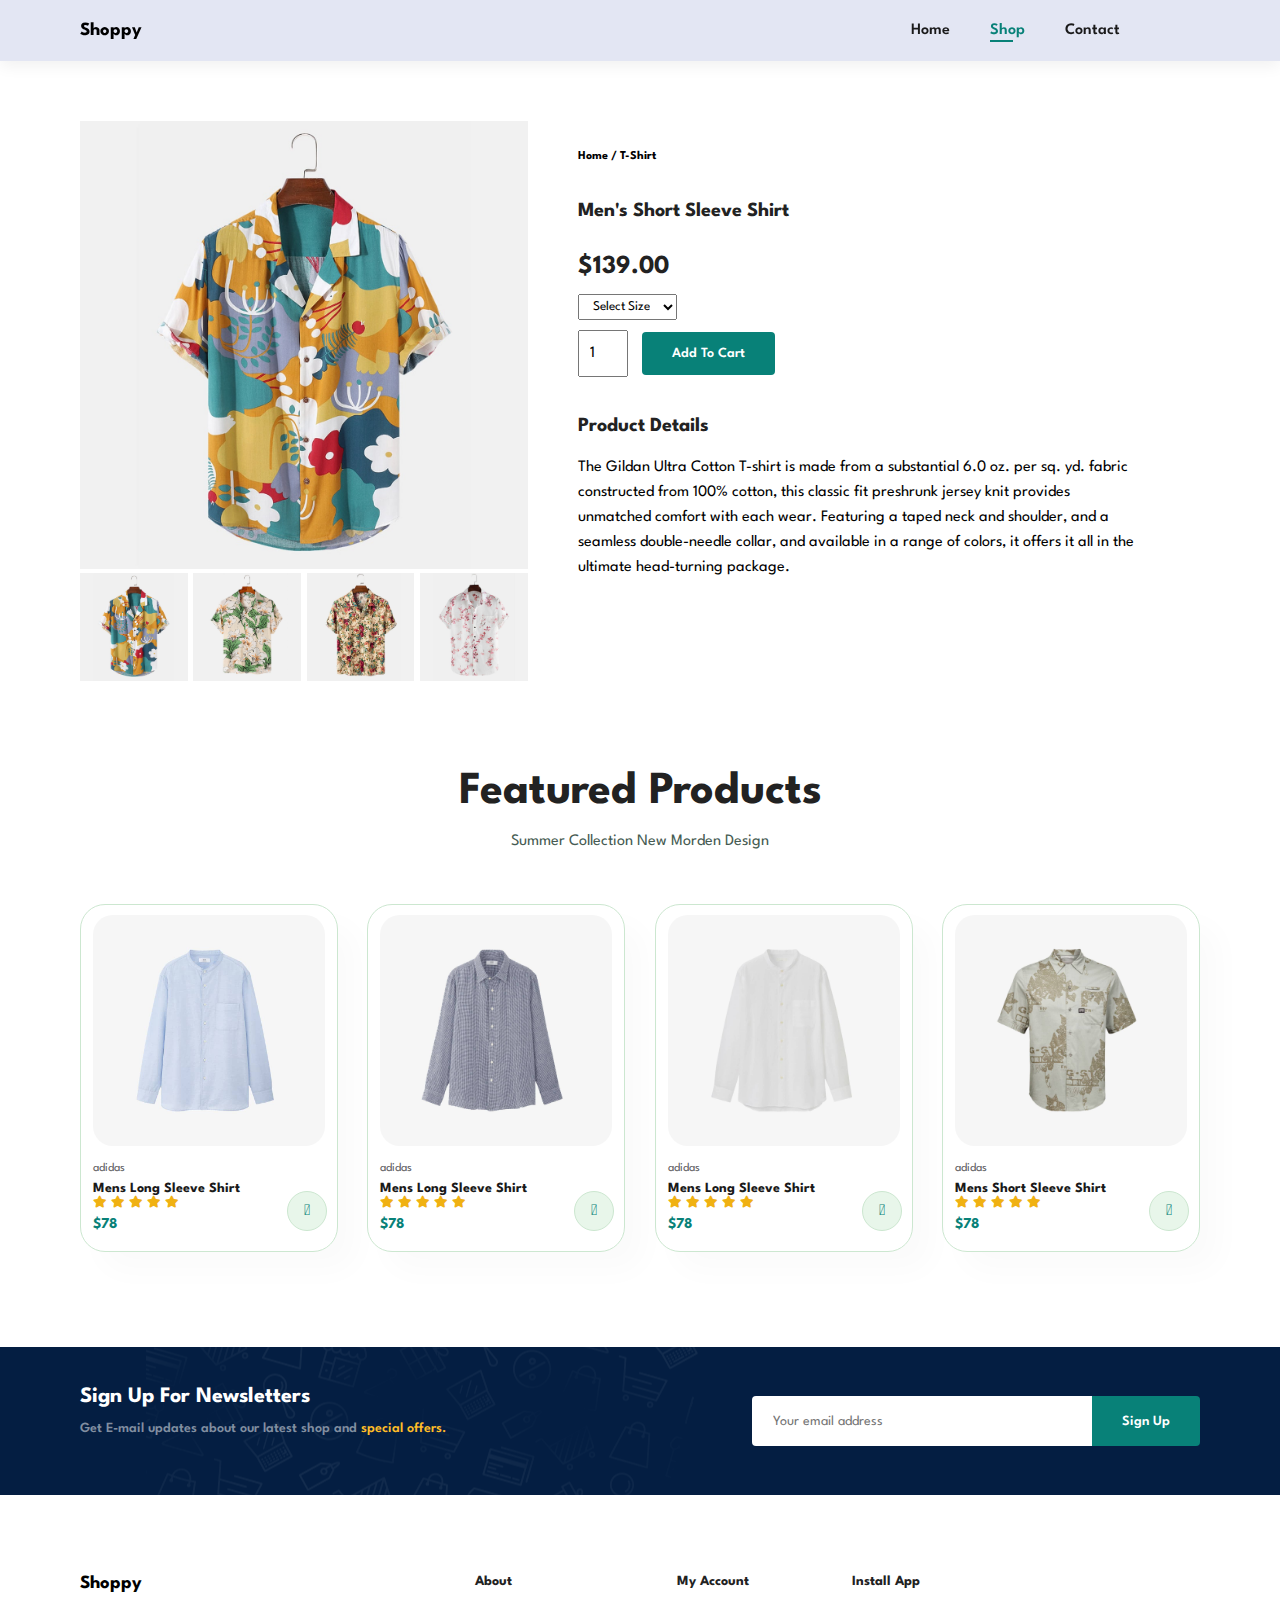
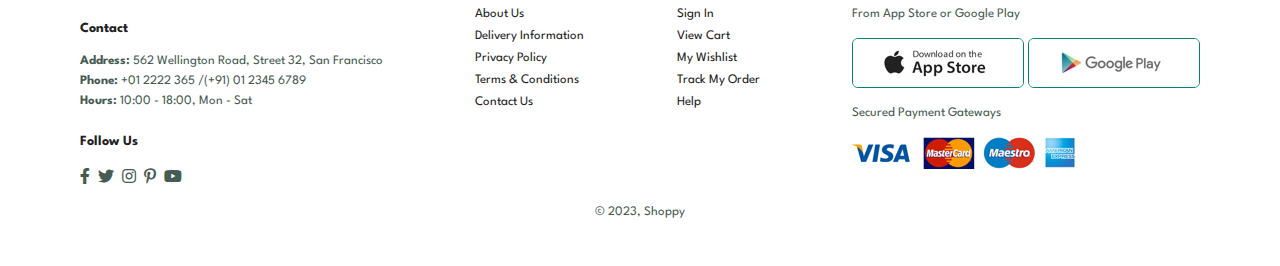
<file: sproduct.html>
<!DOCTYPE html>
<html lang="en">

<head>
    <meta charset="UTF-8">
    <meta http-equiv="X-UA-Compatible" content="IE=edge">
    <meta name="viewport" content="width=device-width, initial-scale=1.0">
    <title>Shoppy</title>
    <link rel="stylesheet" href="https://pro.fontawesome.com/releases/v5.10.0/css/all.css" />

    <link rel="stylesheet" href="style.css">
</head>

<body>

    <section id="header">
        <h3>Shoppy</h3>

        <div>
            <ul id="navbar">
                <li><a href="index.html">Home</a></li>
                <li><a class="active" href="shop.html">Shop</a></li>
                <li><a href="contact.html">Contact</a></li>
                <li id="lg-bag"><a href="cart.html"><i class="far fa-shopping-bag"></i></a></li>
                <a href="#" id="close"><i class="far fa-times"></i></a>
            </ul>
        </div>
        <div id="mobile">
            <a href="cart.html"><i class="far fa-shopping-bag"></i></a>
            <i id="bar" class="fas fa-outdent"></i>
        </div>
    </section>

    <section id="prodetails" class="section-p1">
        <div class="single-pro-image">
            <img src="img/products/f1.jpg" width="100%" id="MainImg" alt="">

            <div class="small-img-group">
                <div class="small-img-col">
                    <img src="img/products/f1.jpg" width="100%" class="small-img" alt="">
                </div>
                <div class="small-img-col">
                    <img src="img/products/f2.jpg" width="100%" class="small-img" alt="">
                </div>
                <div class="small-img-col">
                    <img src="img/products/f3.jpg" width="100%" class="small-img" alt="">
                </div>
                <div class="small-img-col">
                    <img src="img/products/f4.jpg" width="100%" class="small-img" alt="">
                </div>
            </div>
        </div>

        <div class="single-pro-details">
            <h6>Home / T-Shirt</h6>
            <h4>Men's Short Sleeve Shirt</h4>
            <h2>$139.00</h2>
            <select>
              <option>Select Size</option>
              <option>Small</option>
              <option>Medium</option>
              <option>Large</option>
              <option>XL</option>
          </select>
            <input type="number" value="1">
            <button class="normal">Add To Cart</button>
            <h4>Product Details</h4>
            <span>The Gildan Ultra Cotton T-shirt is made from a substantial 6.0 oz. per sq. yd. fabric constructed from 100% cotton, this classic fit preshrunk jersey knit provides unmatched comfort with each wear. Featuring a taped neck and shoulder, and a seamless double-needle collar, and available in a range of colors, it offers it all in the ultimate head-turning package.</span>
        </div>
    </section>

    <section id="product1" class="section-p1">
        <h2>Featured Products </h2>
        <p>Summer Collection New Morden Design</p>
        <div class="pro-container">
            <div class="pro">
                <img src="img/products/n1.jpg" alt="">
                <div class="des">
                    <span>adidas</span>
                    <h5>Mens Long Sleeve Shirt</h5>
                    <div class="star">
                        <i class="fas fa-star"></i>
                        <i class="fas fa-star"></i>
                        <i class="fas fa-star"></i>
                        <i class="fas fa-star"></i>
                        <i class="fas fa-star"></i>
                    </div>
                    <h4>$78</h4>
                </div>
                <a href="#"><i class="fal fa-shopping-cart cart"></i></a>
            </div>
            <div class="pro">
                <img src="img/products/n2.jpg" alt="">
                <div class="des">
                    <span>adidas</span>
                    <h5>Mens Long Sleeve Shirt</h5>
                    <div class="star">
                        <i class="fas fa-star"></i>
                        <i class="fas fa-star"></i>
                        <i class="fas fa-star"></i>
                        <i class="fas fa-star"></i>
                        <i class="fas fa-star"></i>
                    </div>
                    <h4>$78</h4>
                </div>
                <a href="#"><i class="fal fa-shopping-cart cart"></i></a>
            </div>
            <div class="pro">
                <img src="img/products/n3.jpg" alt="">
                <div class="des">
                    <span>adidas</span>
                    <h5>Mens Long Sleeve Shirt</h5>
                    <div class="star">
                        <i class="fas fa-star"></i>
                        <i class="fas fa-star"></i>
                        <i class="fas fa-star"></i>
                        <i class="fas fa-star"></i>
                        <i class="fas fa-star"></i>
                    </div>
                    <h4>$78</h4>
                </div>
                <a href="#"><i class="fal fa-shopping-cart cart"></i></a>
            </div>
            <div class="pro">
                <img src="img/products/n4.jpg" alt="">
                <div class="des">
                    <span>adidas</span>
                    <h5>Mens Short Sleeve Shirt</h5>
                    <div class="star">
                        <i class="fas fa-star"></i>
                        <i class="fas fa-star"></i>
                        <i class="fas fa-star"></i>
                        <i class="fas fa-star"></i>
                        <i class="fas fa-star"></i>
                    </div>
                    <h4>$78</h4>
                </div>
                <a href="#"><i class="fal fa-shopping-cart cart"></i></a>
            </div>

        </div>
    </section>

    <section id="newsletter" class="section-p1 section-m1">
        <div class="newstext">
            <h4>Sign Up For Newsletters</h4>
            <p>Get E-mail updates about our latest shop and <span>special offers.</span> </p>
        </div>
        <div class="form">
            <input type="text" placeholder="Your email address">
            <button class="normal">Sign Up</button>
        </div>
    </section>

    <footer class="section-p1">
        <div class="col">
            <h3 class="logo">Shoppy</h3>
            <h4>Contact</h4>
            <p><strong>Address: </strong> 562 Wellington Road, Street 32, San Francisco</p>
            <p><strong>Phone:</strong> +01 2222 365 /(+91) 01 2345 6789</p>
            <p><strong>Hours:</strong> 10:00 - 18:00, Mon - Sat</p>
            <div class="follow">
                <h4>Follow Us</h4>
                <div class="icon">
                    <i class="fab fa-facebook-f"></i>
                    <i class="fab fa-twitter"></i>
                    <i class="fab fa-instagram"></i>
                    <i class="fab fa-pinterest-p"></i>
                    <i class="fab fa-youtube"></i>
                </div>
            </div>
        </div>

        <div class="col">
            <h4>About</h4>
            <a href="#">About Us</a>
            <a href="#">Delivery Information</a>
            <a href="#">Privacy Policy</a>
            <a href="#">Terms & Conditions</a>
            <a href="#">Contact Us</a>
        </div>

        <div class="col">
            <h4>My Account</h4>
            <a href="#">Sign In</a>
            <a href="#">View Cart</a>
            <a href="#">My Wishlist</a>
            <a href="#">Track My Order</a>
            <a href="#">Help</a>
        </div>

        <div class="col install">
            <h4>Install App</h4>
            <p>From App Store or Google Play</p>
            <div class="row">
                <img src="img/pay/app.jpg" alt="">
                <img src="img/pay/play.jpg" alt="">
            </div>
            <p>Secured Payment Gateways </p>
            <img src="img/pay/pay.png" alt="">
        </div>

        <div class="copyright">
            <p>© 2023, Shoppy</p>
        </div>
    </footer>

    <script>
        var MainImg = document.getElementById("MainImg");
        var smallimg = document.getElementsByClassName("small-img");

        smallimg[0].onclick = function() {
            MainImg.src = smallimg[0].src;
        }
        smallimg[1].onclick = function() {
            MainImg.src = smallimg[1].src;
        }
        smallimg[2].onclick = function() {
            MainImg.src = smallimg[2].src;
        }
        smallimg[3].onclick = function() {
            MainImg.src = smallimg[3].src;
        }
    </script>


    <script src="script.js"></script>
</body>

</html>
</file>
<file: style.css>
@import url('https://fonts.googleapis.com/css2?family=Spartan:wght@100;200;300;400;500;600;700;800;900&display=swap');
* {
    margin: 0;
    padding: 0;
    box-sizing: border-box;
    font-family: 'Spartan', sans-serif;
}

html {
    scroll-behavior: smooth;
}

h1 {
    font-size: 50px;
    line-height: 64px;
    color: #222;
}

h2 {
    font-size: 46px;
    line-height: 54px;
    color: #222;
}

h4 {
    font-size: 20px;
    color: #222;
}

h6 {
    font-weight: 700;
    font-size: 12px;
}

p {
    font-size: 16px;
    color: #465b52;
    margin: 15px 0 20px 0;
}

button.normal {
    font-size: 14px;
    font-weight: 600;
    padding: 15px 30px;
    color: #000;
    background-color: #fff;
    border-radius: 4px;
    cursor: pointer;
    border: none;
    outline: none;
    transition: 0.2s;
}

button.white {
    background: transparent;
    padding: 11px 18px;
    font-size: 13px;
    font-weight: 600;
    color: #fff;
    outline: none;
    border: 1px solid #fff;
    cursor: pointer;
    transition: 0.2 ease;
}

.section-p1 {
    padding: 40px 80px;
}

.section-m1 {
    margin: 40px 0;
}

body {
    width: 100%;
}

#header {
    display: flex;
    align-items: center;
    justify-content: space-between;
    padding: 20px 80px;
    background: #E3E6F3;
    position: sticky;
    top: 0;
    left: 0;
    z-index: 999;
    box-shadow: 0 5px 15px rgba(0, 0, 0, 0.06);
}

#navbar {
    display: flex;
    align-items: center;
    justify-content: center;
}

#navbar li {
    list-style: none;
    padding: 0 20px;
    position: relative;
}

#navbar li a {
    text-decoration: none;
    font-size: 16px;
    font-weight: 600;
    color: #1a1a1a;
    transition: 0.3s ease;
}

#navbar li a:hover,
#navbar li a.active {
    color: #088178;
}

#navbar li a.active::after,
#navbar li a:hover::after {
    content: "";
    width: 30%;
    height: 2px;
    background: #088178;
    position: absolute;
    bottom: -4px;
    left: 20px;
}

#navbar li a i {
    font-weight: 500;
    font-size: 20px;
}

#mobile {
    display: none;
    align-items: center;
}

#close {
    display: none;
}

#hero {
    display: flex;
    flex-direction: column;
    align-items: flex-start;
    justify-content: center;
    padding: 0 80px;
    background-image: url("img/hero4.png");
    width: 100%;
    height: 90vh;
    background-size: cover;
    background-position: top 25% right 0;
}

#hero h4 {
    padding-bottom: 15px;
}

#hero h1 {
    color: #088178;
}

#hero button {
    background-image: url("img/button.png");
    background-color: transparent;
    color: #088178;
    border: 0;
    padding: 14px 80px 14px 65px;
    background-repeat: no-repeat;
    cursor: pointer;
    font-weight: 700;
    font-size: 15px;
}

#feature {
    display: flex;
    align-items: center;
    justify-content: space-between;
    flex-wrap: wrap;
}

#feature .fe-box {
    width: 180px;
    text-align: center;
    padding: 25px 15px;
    border-radius: 4px;
    border: 1px solid #cce7d0;
    box-shadow: 20px 20px 34px rgba(0, 0, 0, .03);
    transition: 0.3s ease;
    margin: 15px 0;
}

#feature .fe-box:hover {
    box-shadow: 10px 10px 54px rgba(70, 62, 221, 0.1);
}

#feature .fe-box img {
    width: 100%;
    margin-bottom: 10px;
}

#feature .fe-box h6 {
    display: inline-block;
    padding: 9px 8px 6px 8px;
    line-height: 1;
    border-radius: 4px;
    color: #088178;
    background-color: #fddde4;
}

#feature .fe-box:nth-child(2) h6 {
    background-color: #cdebbc;
}

#feature .fe-box:nth-child(3) h6 {
    background-color: #d1e8f2;
}

#feature .fe-box:nth-child(4) h6 {
    background-color: #cdd4f8;
}

#feature .fe-box:nth-child(5) h6 {
    background-color: #f6dbf6;
}

#feature .fe-box:nth-child(6) h6 {
    background-color: #fff2e5;
}

#product1 {
    text-align: center;
}

#product1 .pro-container {
    display: flex;
    flex-wrap: wrap;
    justify-content: space-between;
    padding-top: 20px;
}

#product1 .pro {
    width: 23%;
    min-width: 250px;
    padding: 10px 12px;
    border: 1px solid #cce7d0;
    border-radius: 25px;
    transition: .2s;
    position: relative;
    cursor: pointer;
    box-shadow: 20px 20px 30px rgba(0, 0, 0, 0.02);
    margin: 15px 0;
}

#product1 .pro:hover {
    box-shadow: 20px 20px 30px rgba(0, 0, 0, 0.06);
}

#product1 .pro img {
    width: 100%;
    border-radius: 20px;
}

#product1 .pro .des {
    text-align: start;
    padding: 10px 0;
}

#product1 .pro .des span {
    color: #606063;
    font-size: 12px;
}

#product1 .pro .des h5 {
    padding-top: 7px;
    color: #1a1a1a;
    font-size: 14px;
    transition: 0.2s;
}

#product1 .pro:hover .des h5 {
    color: #088178;
}

#product1 .pro .des i {
    color: rgb(240, 177, 18);
    font-size: 12px;
}

#product1 .pro .des h4 {
    padding-top: 7px;
    font-size: 15px;
    font-weight: 700;
    color: #088178;
}

#product1 .pro .cart {
    width: 40px;
    height: 40px;
    line-height: 40px;
    border-radius: 50px;
    background-color: #e8f6ea;
    font-weight: 500;
    color: #088178;
    border: 1px solid #cce7d0;
    transition: 0.2s;
    position: absolute;
    bottom: 20px;
    right: 10px;
}

#product1 .pro .cart:hover {
    color: #fff;
    background: #088178;
    font-weight: 400;
}

#banner {
    background-image: url("img/banner/b2.jpg");
    width: 100%;
    height: 40vh;
    background-size: cover;
    background-position: center;
    display: flex;
    flex-direction: column;
    align-items: center;
    justify-content: center;
    text-align: center;
}

#banner h4 {
    color: #fff;
    font-size: 16px;
}

#banner h2 {
    color: #fff;
    font-size: 30px;
    padding: 10px 0;
}

#banner h2 span {
    color: #ef3636;
}

#banner button:hover {
    background: #088178;
    color: #fff;
}

#sm-banner {
    display: flex;
    justify-content: space-between;
    flex-wrap: wrap;
}

#sm-banner .banner-box {
    background-image: url("img/banner/b17.jpg");
    min-width: 49%;
    height: 50vh;
    background-size: cover;
    background-position: center;
    display: flex;
    flex-direction: column;
    justify-content: center;
    align-items: flex-start;
    padding: 30px;
}

#sm-banner .banner-box2 {
    background-image: url("img/banner/b10.jpg");
}

#sm-banner h4 {
    color: #fff;
    font-size: 20px;
    font-weight: 300;
}

#sm-banner h2 {
    color: #fff;
    font-size: 28px;
    font-weight: 800;
}

#sm-banner span {
    color: #fff;
    font-size: 14px;
    font-weight: 500;
    padding-bottom: 15px;
}

#sm-banner .banner-box:hover button,
#sm-banner .banner-box2:hover button {
    background: #088178;
    border: 1px solid #088178;
    transition: 0.2s ease;
}

#banner3 {
    display: flex;
    justify-content: space-between; 
    flex-wrap: wrap;
    padding: 0 80px;
}

#banner3 .banner-box {
    background-image: url("img/banner/b7.jpg");
    min-width: 30%;
    height: 30vh;
    background-size: cover;
    background-position: center;
    display: flex;
    flex-direction: column;
    justify-content: center;
    align-items: flex-start;
    padding: 20px;
    margin-bottom: 20px;
}

#banner3 .banner-box2 {
    background-image: url("img/banner/b4.jpg");
}

#banner3 .banner-box3 {
    background-image: url("img/banner/b18.jpg");
}

#banner3 h2 {
    color: #fff;
    font-weight: 900;
    font-size: 22px;
}

#banner3 h3 {
    font-size: 15px;
    font-weight: 800;
    color: #ec544e;
}

#newsletter {
    background-image: url("img/banner/b14.png");
    background-repeat: no-repeat;
    background-position: 20% 30%;
    background-color: #041e42;
    display: flex;
    align-items: center;
    justify-content: space-between;
    flex-wrap: wrap;
}

#newsletter h4 {
    font-size: 22px;
    font-weight: 700;
    color: #fff;
}

#newsletter p {
    font-size: 14px;
    font-weight: 600;
    color: #818ea0;
}

#newsletter p span {
    color: #ffbd27;
}

#newsletter input {
    height: 3.125rem;
    padding: 0 1.25rem;
    font-size: 14px;
    width: 100%;
    border: 1px solid transparent;
    border-radius: 4px;
    border-top-right-radius: 0px;
    border-bottom-right-radius: 0px;
    outline: none;
}

#newsletter .form {
    display: flex;
    width: 40%;
}

#newsletter button {
    background-color: #088178;
    color: #fff;
    white-space: nowrap;
    border-top-left-radius: 0px;
    border-bottom-left-radius: 0px;
}

footer {
    display: flex;
    flex-wrap: wrap;
    justify-content: space-between;
}

footer .logo {
    margin-bottom: 30px;
}

footer .follow {
    margin-top: 20px;
}

footer .follow i {
    color: #465b52;
    padding-right: 4px;
    cursor: pointer;
}

footer h4 {
    font-size: 14px;
    padding-bottom: 20px;
}

footer p {
    font-size: 13px;
    margin: 0 0 8px 0;
}

footer .col {
    display: flex;
    flex-direction: column;
    align-items: flex-start;
    margin-bottom: 20px;
}

footer a {
    font-size: 13px;
    text-decoration: none;
    margin-bottom: 10px;
    color: #222;
}

footer .install .row img {
    border: 1px solid #088178;
    border-radius: 6px;
}

footer .install img {
    margin: 10px 0 15px 0;
}

footer .copyright {
    width: 100%;
    text-align: center;
}

footer .follow i:hover,
footer a:hover {
    color: #088178;
}


/* Shop Page */

#page-header {
    height: 30vh;
    display: flex;
    flex-direction: column;
    justify-content: center;
    text-align: center;
    background-image: url("img/banner/b14.png");
    background-repeat: no-repeat;
    background-position: 20% 30%;
    background-color: #041e42;
    padding: 14px;
}

#page-header h2,
#page-header p {
    color: #fff;
}

#pagination {
    text-align: center;
}

#pagination a {
    text-decoration: none;
    background: #088178;
    padding: 15px 20px;
    border-radius: 4px;
    color: #fff;
    font-weight: 600;
}

#pagination a i {
    font-size: 16px;
    font-weight: 600;
}


/* Single Product */

#prodetails {
    display: flex;
    margin-top: 20px;
}

#prodetails .single-pro-image {
    width: 40%;
    margin-right: 50px;
}

.small-img-group {
    display: flex;
    justify-content: space-between;
}

.small-img-col {
    flex-basis: 24%;
    cursor: pointer;
}

#prodetails .single-pro-details {
    width: 50%;
    padding-top: 30px;
}

#prodetails .single-pro-details h4 {
    padding: 40px 0 20px 0;
}

#prodetails .single-pro-details h2 {
    font-size: 26px;
}

#prodetails .single-pro-details select {
    display: block;
    padding: 5px 10px;
    margin-bottom: 10px;
}

#prodetails .single-pro-details input {
    width: 50px;
    height: 47px;
    padding-left: 10px;
    font-size: 16px;
    margin-right: 10px;
}

#prodetails .single-pro-details input:focus {
    outline: none;
}

#prodetails .single-pro-details button {
    background: #088178;
    color: #fff;
}

#prodetails .single-pro-details span {
    line-height: 25px;
}


/* Contact Page */

#contact-details {
    display: flex;
    align-items: center;
    justify-content: space-between;
}

#contact-details .details {
    width: 40%;
    display: flex;
    flex-direction: column;
    align-items: flex-start;
}

#contact-details .details span,
#form-details span {
    font-size: 12px;
}

#contact-details .details h2,
#form-details h2 {
    font-size: 26px;
    line-height: 35px;
    padding: 20px 0;
}

#contact-details .details h3 {
    font-size: 16px;
    padding-bottom: 15px;
}

#contact-details .details li {
    list-style: none;
    display: flex;
    padding: 10px 0;
}

#contact-details .details li i {
    font-size: 14px;
    padding-right: 22px;
}

#contact-details .details li p {
    margin: 0;
    font-size: 14px;
}

#contact-details .map {
    width: 55%;
    height: 400px;
}

#contact-details .map iframe {
    width: 100%;
    height: 100%;
}

#form-details {
    display: flex;
    justify-content: space-between;
    margin: 30px;
    padding: 80px;
    border: 1px solid #e1e1e1;
}

#form-details form {
    width: 65%;
    display: flex;
    flex-direction: column;
    align-items: flex-start;
}

#form-details form input,
#form-details form textarea {
    width: 100%;
    padding: 12px 15px;
    outline: none;
    margin-bottom: 20px;
    border: 1px solid #e1e1e1;
}

#form-details form button {
    background-color: #088178;
    color: #fff;
}

#form-details .people div {
    display: flex;
    align-items: flex-start;
    padding-bottom: 25px;
}

#form-details .people img {
    width: 65px;
    height: 65px;
    object-fit: cover;
    margin-right: 15px;
}

#form-details .people p {
    margin: 0;
    font-size: 13px;
    line-height: 25px;
}

#form-details .people p span {
    display: block;
    font-size: 16px;
    font-weight: 600;
    color: #000;
}


/* Cart Page */

#cart {
    overflow-x: auto;
}

#cart table {
    width: 100%;
    border-collapse: collapse;
    table-layout: fixed;
    white-space: nowrap;
}

#cart table img {
    width: 70px;
}

#cart table td:nth-child(1) {
    width: 100px;
    text-align: center;
}

#cart table td:nth-child(2) {
    width: 150px;
    text-align: center;
}

#cart table td:nth-child(3) {
    width: 250px;
    text-align: center;
}

#cart table td:nth-child(4),
#cart table td:nth-child(5),
#cart table td:nth-child(6) {
    width: 150px;
    text-align: center;
}

#cart table td:nth-child(5) input {
    width: 70px;
    padding: 10px 5px 10px 15px;
}

#cart table thead {
    border: 1px solid #e2e9e1;
    border-left: none;
    border-right: none;
}

#cart table thead td {
    font-weight: 700;
    text-transform: uppercase;
    font-size: 13px;
    padding: 18px 0;
}

#cart table tbody tr td {
    padding-top: 15px;
}

#cart table tbody td {
    font-size: 13px;
}

#cart-add {
    display: flex;
    flex-wrap: wrap;
    justify-content: space-between;
}

#cuopon {
    width: 50%;
    margin-bottom: 30px;
}

#cuopon h3,
#subtotal h3 {
    padding-bottom: 15px;
}

#cuopon input {
    padding: 10px 20px;
    outline: none;
    width: 60%;
    margin-right: 10px;
    border: 1px solid #e2e9e1;
}

#cuopon button,
#subtotal button {
    background: #088178;
    color: #fff;
    padding: 12px 20px;
}

#subtotal {
    width: 50%;
    margin-bottom: 30px;
    border: 1px solid #e2e9e1;
    padding: 30px;
}

#subtotal table {
    border-collapse: collapse;
    width: 100%;
    margin-bottom: 20px;
}

#subtotal table td {
    width: 50%;
    border: 1px solid #e2e9e1;
    padding: 10px;
    font-size: 13px;
}


/* Start Media Query */

@media (max-width:1024px) {
    #product1 .pro-container {
        justify-content: center;
    }
    #product1 .pro {
        margin: 15px;
    }
    #feature {
        display: grid;
        grid-template-columns: repeat(3, 1fr);
        justify-content: center;
        align-items: center;
    }
    #feature .fe-box {
    margin-left: 50px;
    }
    #banner3 {
        justify-content: center; 
    }
    #banner3 .banner-box {
        width: 40%;
        margin-left: 10px;
    }

}

@media (max-width:799px) {
    .section-p1 {
        padding: 40px;
    }
    #navbar {
        display: flex;
        flex-direction: column;
        justify-content: flex-start;
        align-items: flex-start;
        position: fixed;
        top: 0px;
        right: -300px;
        width: 300px;
        height: 100vh;
        background: #E3E6F3;
        box-shadow: 0 40px 60px rgba(0, 0, 0, 0.1);
        transition: 0.3s;
        padding: 80px 0 0 10px;
    }
    #navbar li {
        margin-bottom: 25px;
    }
    #navbar.active {
        right: 0;
    }
    #mobile {
        display: flex;
    }
    #mobile i {
        color: #1a1a1a;
        font-size: 24px;
        padding-left: 20px;
    }
    #bar {
        display: initial;
    }
    #close {
        display: initial;
        font-size: 24px;
        position: absolute;
        top: 30px;
        left: 30px;
        color: #222;
    }
    #lg-bag,
    #lg-search {
        display: none;
    }
    #hero {
        padding: 0 80px;
        height: 70vh;
        background-position: top 30% right 30%;
    }
    #feature {
        justify-content: center;
    }
    #feature .fe-box {
        margin: 15px;
    }
    #product1 .pro-container {
        justify-content: center;
    }
    #product1 .pro {
        margin: 15px;
    }
    #banner {
        height: 20vh;
    }
    #sm-banner .banner-box {
        min-width: 100%;
        height: 30vh;
        padding: 30px;
    }
    #banner3 {
        display: flex;
        justify-content: space-between;
        flex-wrap: wrap;
        padding: 0 40px;
    }
    #banner3 .banner-box {
        width: 100%;
    }
    #newsletter .form {
        width: 70%;
    }
    /* Contact Page */
    #form-details {
        padding: 40px;
    }
    #form-details form {
        width: 50%;
    }
}

@media (max-width:477px) {
    .section-p1 {
        padding: 20px;
    }
    h1 {
        font-size: 38px;
    }
    h2 {
        font-size: 32px;
    }
    #header {
        padding: 10px 30px;
    }
    #hero {
        padding: 0 20px;
        height: 70vh;
        background-position: 55%;
    }
    #feature {
        display: grid;
        grid-template-columns: repeat(2, 1fr);
        justify-content: space-between;
    }
    #feature .fe-box {
        width: 155px;
        margin: 0 0 15px 20px;
    }
    #product1 .pro {
        width: 100%;
    }
    #banner {
        height: 40vh;
    }
    #sm-banner .banner-box {
        height: 40vh;
    }
    #sm-banner .banner-box {
        margin-top: 20px;
    }
    #banner3 {
        padding: 0 20px;
    }
    #banner3 .banner-box {
        width: 100%;
    }
    #newsletter {
        padding: 40px 20px;
    }
    #newsletter .form {
        width: 100%;
    }
    footer .copyright {
        text-align: start;
    }
    /* Contact Page */
    #contact-details .details {
        width: 100%;
        padding-bottom: 30px;
    }
    #contact-details .map {
        width: 100%;
    }
    #contact-details {
        flex-wrap: wrap;
    }
    #form-details {
        margin: 10px;
        padding: 30px 10px;
        flex-wrap: wrap;
    }
    #form-details form {
        width: 100%;
        padding-bottom: 30px;
    }
    /* Cart Page */
    #cart-add {
        flex-direction: column;
    }
    #cuopon,
    #subtotal {
        width: 100%;
    }
    #subtotal {
        padding: 20px;
    }
    /* SIngle Product */
    #prodetails {
        flex-direction: column;
    }
    #prodetails .single-pro-image {
        width: 100%;
        margin-right: 0px;
    }
    #prodetails .single-pro-details {
        width: 100%;
        padding-top: 30px;
    }
}
</file>
